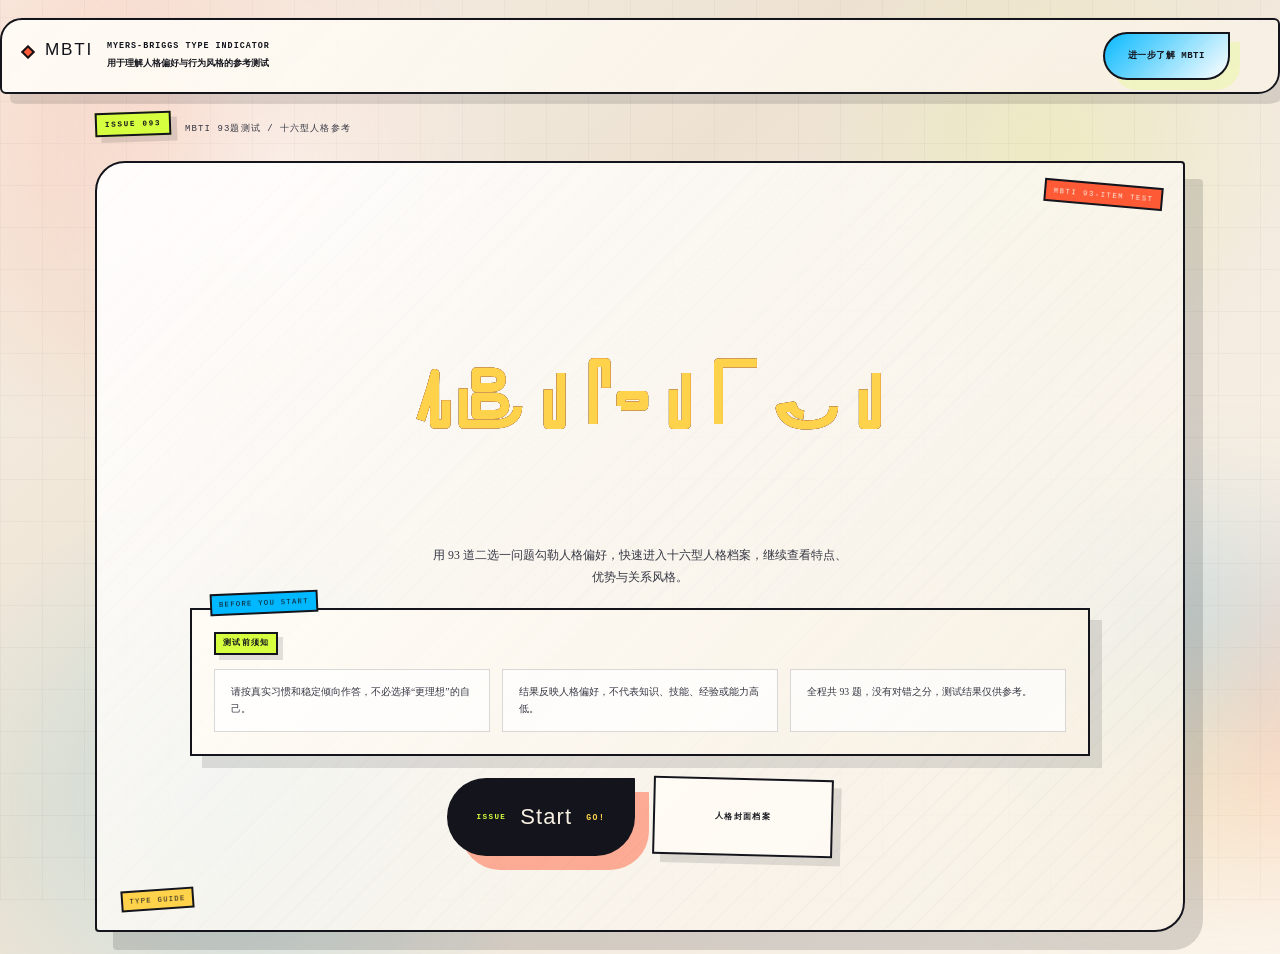
<file: index.html>
﻿<!doctype html>
<html lang="zh-CN">

<head>
    <meta charset="utf-8">
    <meta http-equiv="X-UA-Compatible" content="IE=edge">
    <meta name="description" content="MBTI 职业性格测试 93 题版，提供十六型人格解析、优势特点与职业方向参考。">
    <meta name="viewport" content="width=device-width, initial-scale=1.0">
    <meta name="keywords" content="MBTI,MBTI测试,职业性格测试,十六型人格">
    <meta property="og:title" content="MBTI 职业性格测试 93 题版">
    <meta property="og:description" content="在线完成 93 题 MBTI 测试，并查看十六型人格的详细解析与职业建议。">
    <meta property="og:type" content="website">
    <title>MBTI 职业性格测试 93 题版</title>
    <link rel="shortcut icon" href="./static/img/favicon.ico">
    <link rel="stylesheet" href="./static/css/bootstrap.min.css">
    <link rel="stylesheet" href="./static/css/home-title.css">
    <link rel="stylesheet" href="./static/css/editorial-theme.css">
</head>

<body class="page-home">
    <!-- 顶部导航在所有主要页面保持一致，降低跳转成本。 -->
    <div class="navbar navbar-default home-nav">
        <div class="container">
            <div class="navbar-header">
                <a href="./index.html" class="navbar-brand" aria-label="MBTI, Myers-Briggs Type Indicator，用于理解人格偏好与行为风格的参考测试">
                    <span class="brand-mark">MBTI</span>
                    <span class="brand-copy">
                        <span class="brand-title">Myers-Briggs Type Indicator</span>
                        <span class="brand-note">用于理解人格偏好与行为风格的参考测试</span>
                    </span>
                </a>
            </div>
            <div class="navbar-collapse">
                <div class="navbar-utility">
                    <a class="brand-help" href="https://en.wikipedia.org/wiki/Myers%E2%80%93Briggs_Type_Indicator" target="_blank" rel="noopener noreferrer">进一步了解 MBTI</a>
                </div>
            </div>
        </div>
    </div>

    <main class="container">
        <div class="home-meta">
            <p class="issue-tag">Issue 093</p>
            <p class="issue-note">MBTI 93题测试 / 十六型人格参考</p>
        </div>

        <!-- 主视觉标题通过 SVG 文本描边动画突出测试主题。 -->
        <div class="page-header">
            <div class="content">
                <svg viewBox="0 0 1000 300" style="width: 100%;">
                    <symbol id="s-text">
                        <text text-anchor="middle" x="50%" y="60%" dy=".2em">
                            MBTI-TEST
                        </text>
                    </symbol>
                    <use xlink:href="#s-text" class="text"></use>
                    <use xlink:href="#s-text" class="text"></use>
                    <use xlink:href="#s-text" class="text"></use>
                    <use xlink:href="#s-text" class="text"></use>
                    <use xlink:href="#s-text" class="text"></use>
                    <use xlink:href="#s-text" class="text"></use>
                    <clippath id="cp-text">
                        <text text-anchor="middle" x="50%" y="60%" dy=".2em" class="text--line">
                            MBTI-TEST
                        </text>
                    </clippath>
                    <g clip-path="url(#cp-text)" class="shadow">
                        <rect width="100%" height="100%" class="anim-shape anim-shape--shadow"></rect>
                    </g>
                    <g clip-path="url(#cp-text)" class="colortext">
                        <rect width="100%" height="100%" class="anim-shape"></rect>
                        <rect width="80%" height="100%" class="anim-shape"></rect>
                        <rect width="60%" height="100%" class="anim-shape"></rect>
                        <rect width="40%" height="100%" class="anim-shape"></rect>
                        <rect width="20%" height="100%" class="anim-shape"></rect>
                    </g>
                    <use xlink:href="#s-text" class="text--transparent"></use>
                </svg>
            </div>
            <p class="hero-deck">用 93 道二选一问题勾勒人格偏好，快速进入十六型人格档案，继续查看特点、优势与关系风格。</p>
            <section class="hero-guidance" aria-labelledby="hero-guidance-title">
                <p id="hero-guidance-title" class="hero-guidance-label">测试前须知</p>
                <ul class="hero-guidance-list">
                    <li>请按真实习惯和稳定倾向作答，不必选择“更理想”的自己。</li>
                    <li>结果反映人格偏好，不代表知识、技能、经验或能力高低。</li>
                    <li>全程共 93 题，没有对错之分，测试结果仅供参考。</li>
                </ul>
            </section>

            <div class="home-actions">
                <!-- 首页唯一的主操作按钮，直接进入答题页。 -->
                <a href="./mbti-test.html" class="a-btn">
                    <span>Issue</span>
                    <span>Start</span>
                    <span>Go!</span>
                </a>
                <a href="./personality-types.html" class="secondary-link">人格封面档案</a>
            </div>
        </div>
    </main>
</body>

</html>
</file>
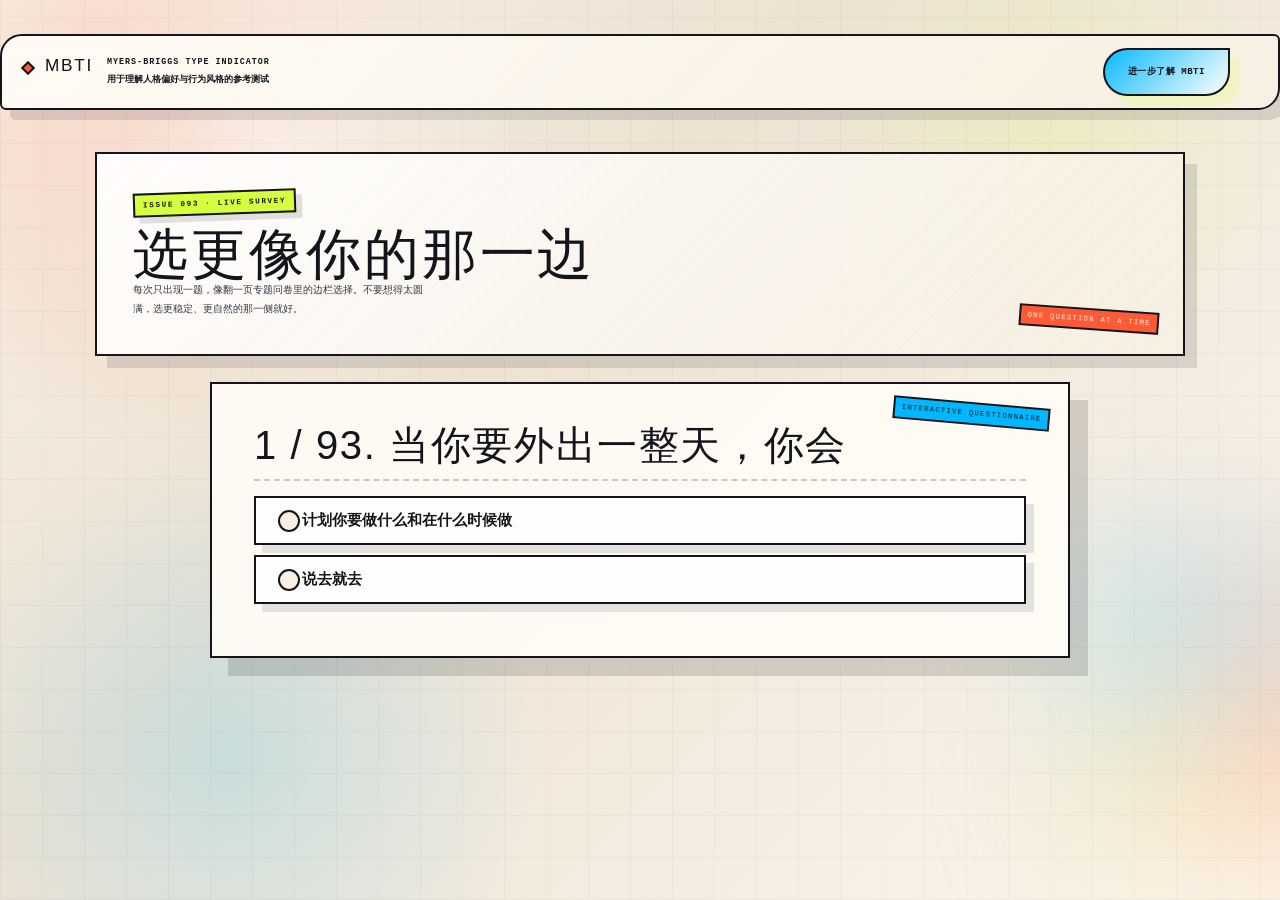
<file: mbti-test.html>
﻿<!doctype html>
<html lang="zh-CN">

<head>
    <meta charset="utf-8">
    <meta http-equiv="X-UA-Compatible" content="IE=edge">
    <meta name="description" content="MBTI 职业性格测试共 93 题，基于四个维度计算人格类型，并跳转到对应的人格解析页面。">
    <meta name="viewport" content="width=device-width, initial-scale=1.0">
    <meta name="keywords" content="MBTI,MBTI测试,职业性格测试,人格测试">
    <title>MBTI 职业性格测试 - 93 题</title>
    <link rel="shortcut icon" href="./static/img/favicon.ico">
    <link rel="stylesheet" href="./static/css/bootstrap.min.css">
    <link rel="stylesheet" href="./static/css/svgcheckbx.css">
    <link rel="stylesheet" href="./static/css/editorial-theme.css">
    <script defer src="./static/js/common/data-loader.js"></script>
    <script defer src="./static/js/common/scoring.js"></script>
    <script defer src="./static/js/pages/mbti-test.js"></script>
</head>

<body class="page-test">
    <!-- 测试页只承载导航和题目容器，题目内容由 JS 动态生成。 -->
    <div class="navbar navbar-default test-nav">
        <div class="container">
            <div class="navbar-header">
                <a href="./index.html" class="navbar-brand" aria-label="MBTI, Myers-Briggs Type Indicator，用于理解人格偏好与行为风格的参考测试">
                    <span class="brand-mark">MBTI</span>
                    <span class="brand-copy">
                        <span class="brand-title">Myers-Briggs Type Indicator</span>
                        <span class="brand-note">用于理解人格偏好与行为风格的参考测试</span>
                    </span>
                </a>
            </div>
            <div class="navbar-collapse">
                <div class="navbar-utility">
                    <a class="brand-help" href="https://en.wikipedia.org/wiki/Myers%E2%80%93Briggs_Type_Indicator" target="_blank" rel="noopener noreferrer">进一步了解 MBTI</a>
                </div>
            </div>
        </div>
    </div>

    <main class="container question-layout">
        <header class="survey-lead">
            <p class="issue-tag">Issue 093 · Live Survey</p>
            <h1>选更像你的那一边</h1>
            <p>每次只出现一题，像翻一页专题问卷里的边栏选择。不要想得太圆满，选更稳定、更自然的那一侧就好。</p>
        </header>

        <div class="questionbox">
            <!-- JS 会把 questions.json 渲染成一题一屏的单选表单。 -->
            <div class="flexWidth" id="mbtiquestion">
                <!-- topic -->
            </div>
        </div>
    </main>

</body>

</html>
</file>
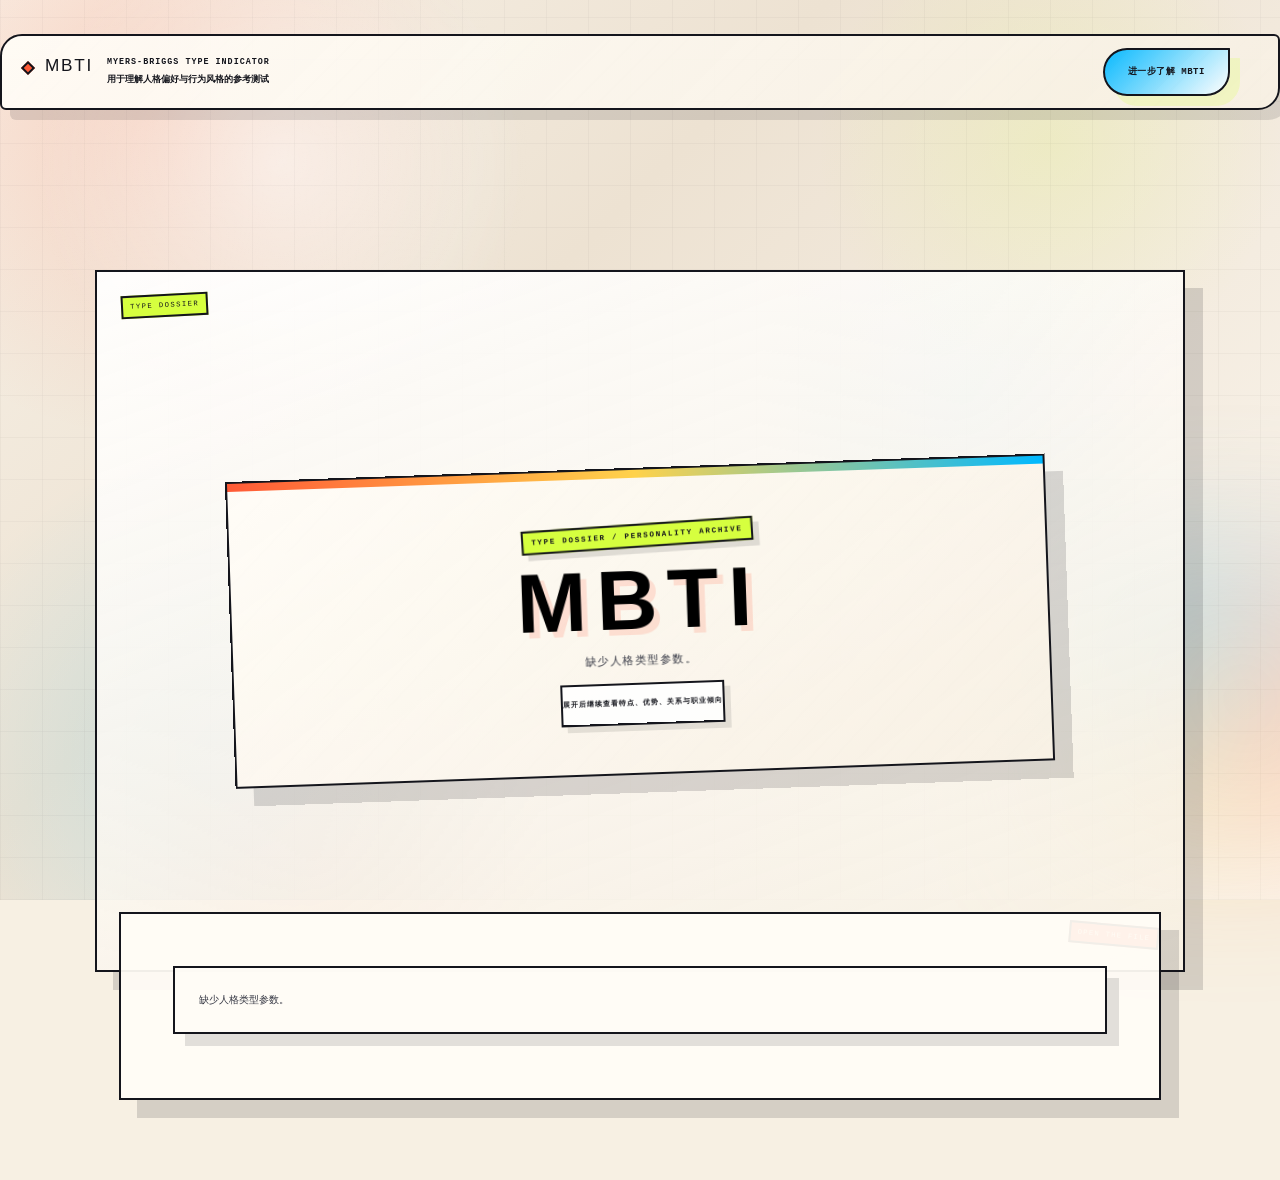
<file: personality-detail.html>
<!DOCTYPE html>
<html lang="zh-CN">

<head>
    <meta charset="utf-8">
    <meta http-equiv="X-UA-Compatible" content="IE=edge">
    <meta name="viewport" content="width=device-width, initial-scale=1">
    <meta name="description" content="MBTI 人格详情页，查看各人格类型的核心特点、优势、劣势与职业方向。">
    <meta name="keywords" content="MBTI,人格类型,性格测试,职业建议,人格详情">
    <meta property="og:type" content="article">
    <meta property="og:title" content="MBTI 人格详情">
    <meta property="og:description" content="查看 MBTI 各人格类型的详细解析。">
    <meta property="og:site_name" content="MBTI 职业性格测试">
    <title>MBTI 人格详情</title>
    <link rel="shortcut icon" href="./static/img/favicon.ico">
    <link rel="stylesheet" href="./static/css/bootstrap.min.css">
    <link rel="stylesheet" href="./static/css/personality-detail.css">
    <link rel="stylesheet" href="./static/css/editorial-theme.css">
    <script defer src="./static/js/common/data-loader.js"></script>
    <script defer src="./static/js/pages/personality-intro.js"></script>
    <script defer src="./static/js/pages/personality-detail.js"></script>
</head>

<body class="page-detail">
    <!-- 通用详情页通过 URL 中的 type 参数决定展示哪一种人格。 -->
    <div class="navbar navbar-default">
        <div class="container">
            <div class="navbar-header">
                <a href="./index.html" class="navbar-brand" aria-label="MBTI, Myers-Briggs Type Indicator，用于理解人格偏好与行为风格的参考测试">
                    <span class="brand-mark">MBTI</span>
                    <span class="brand-copy">
                        <span class="brand-title">Myers-Briggs Type Indicator</span>
                        <span class="brand-note">用于理解人格偏好与行为风格的参考测试</span>
                    </span>
                </a>
            </div>
            <div class="navbar-collapse">
                <div class="navbar-utility">
                    <a class="brand-help" href="https://en.wikipedia.org/wiki/Myers%E2%80%93Briggs_Type_Indicator" target="_blank" rel="noopener noreferrer">进一步了解 MBTI</a>
                </div>
            </div>
        </div>
    </div>
    <div class="container">
        <div id="article" class="article intro-effect-jam3">
            <!-- 首屏只放人格标题与副标题，正文在展开后阅读。 -->
            <div class="header">
                <div class="title">
                    <span class="eyebrow">Type Dossier / Personality Archive</span>
                    <h1 id="personality-type">MBTI</h1>
                    <p class="subline" id="personality-subtitle">人格详情加载中</p>
                    <p class="hero-note">展开后继续查看特点、优势、关系与职业倾向</p>
                </div>
            </div>
            <button class="trigger" data-info="展开完整人格档案" aria-label="展开完整人格档案">
                <svg xmlns="http://www.w3.org/2000/svg" width="32" height="32" style="color: white;" fill="currentColor"
                    class="bi bi-box" viewBox="0 0 16 16">
                    <path
                        d="M8.186 1.113a.5.5 0 0 0-.372 0L1.846 3.5 8 5.961 14.154 3.5 8.186 1.113zM15 4.239l-6.5 2.6v7.922l6.5-2.6V4.24zM7.5 14.762V6.838L1 4.239v7.923l6.5 2.6zM7.443.184a1.5 1.5 0 0 1 1.114 0l7.129 2.852A.5.5 0 0 1 16 3.5v8.662a1 1 0 0 1-.629.928l-7.185 2.874a.5.5 0 0 1-.372 0L.63 13.09a1 1 0 0 1-.63-.928V3.5a.5.5 0 0 1 .314-.464L7.443.184z" />
                </svg>
            </button>
            <!-- 人格正文由 personality-detail.js 从 JSON 数据中注入。 -->
            <article class="content">
                <div id="personality-content">
                    <p>人格内容加载中，请稍候。</p>
                </div>
            </article>
        </div>
    </div>

</body>

</html>
</file>
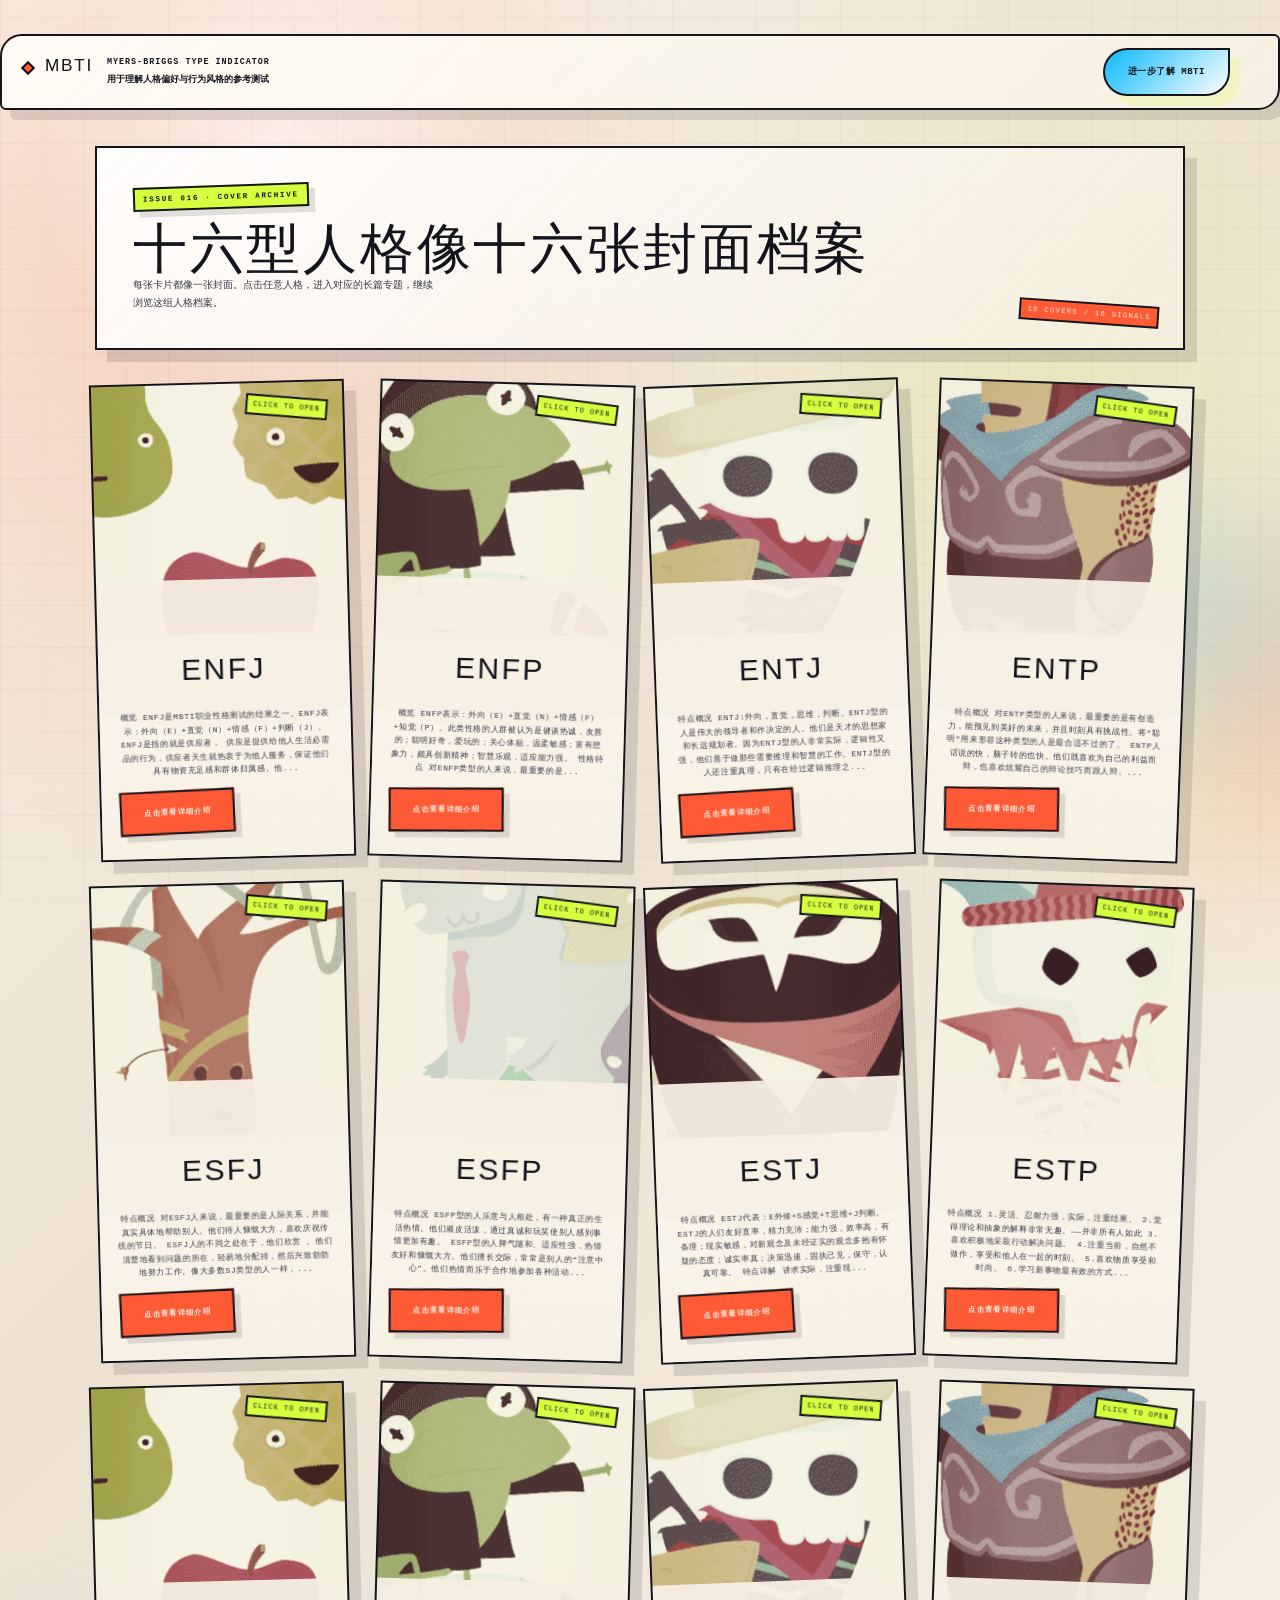
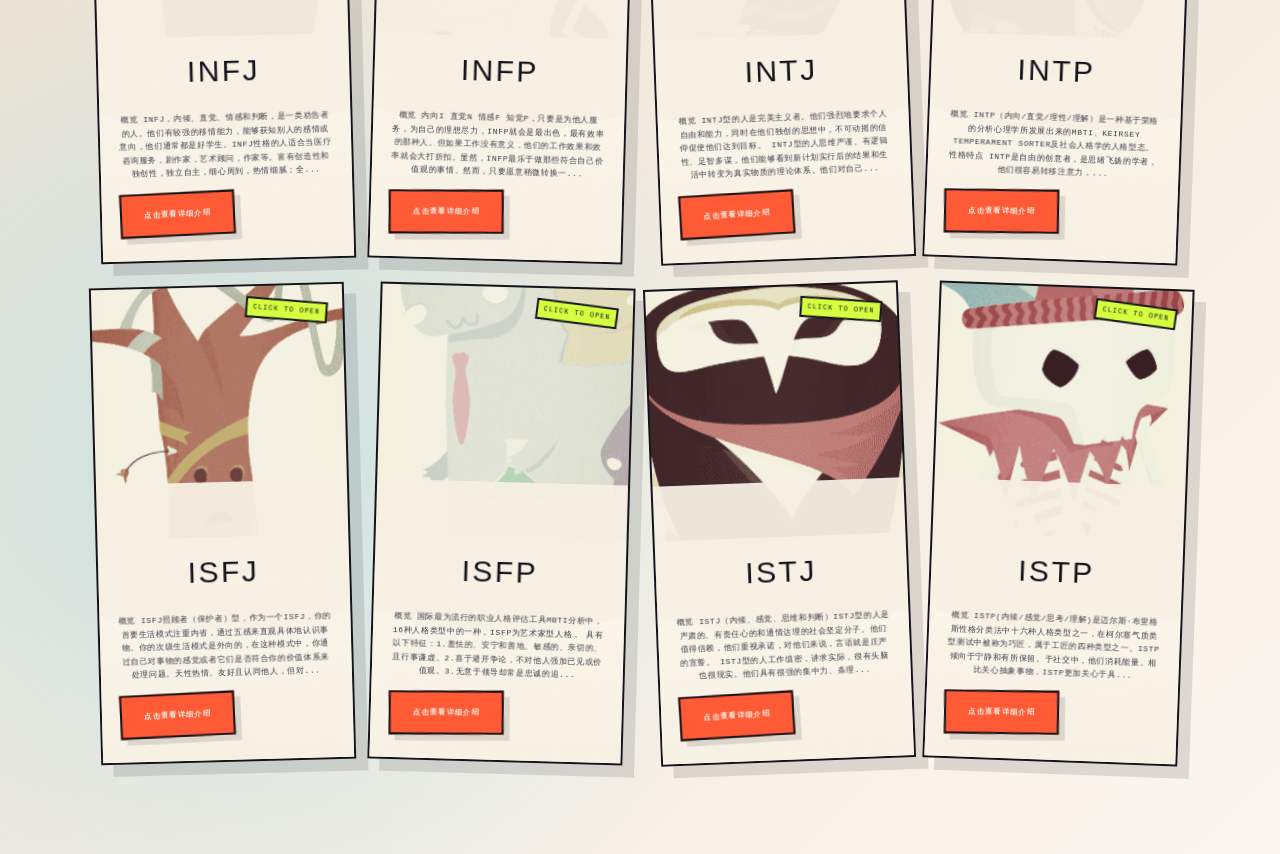
<file: personality-types.html>
<!DOCTYPE html>
<html lang="zh-CN">

<head>
    <meta http-equiv="Content-Type" content="text/html; charset=UTF-8">
    <meta http-equiv="X-UA-Compatible" content="IE=edge">
    <meta name="description" content="查看 MBTI 十六型人格简介，包括各人格类型的核心特点、性格倾向与详细解析入口。">
    <meta name="viewport" content="width=device-width, initial-scale=1">
    <meta name="keywords" content="MBTI,十六型人格,人格简介,性格测试,人格类型">
    <meta property="og:title" content="MBTI 十六种人格简介">
    <meta property="og:description" content="统一浏览 MBTI 十六型人格的简介与详情页入口。">
    <meta property="og:type" content="website">
    <title>MBTI 十六种人格简介</title>
    <link rel="shortcut icon" href="./static/img/favicon.ico">
    <link rel="stylesheet" href="./static/css/bootstrap.min.css">
    <link rel="stylesheet" href="./static/css/personality-index.css">
    <link rel="stylesheet" href="./static/css/editorial-theme.css">
    <script defer src="./static/js/common/data-loader.js"></script>
    <script defer src="./static/js/vendor/snap.svg-min.js"></script>
    <script defer src="./static/js/pages/personality-index.js"></script>
</head>

<body class="page-types">
    <!-- 人格列表页负责展示 16 型人格卡片，并链接到统一详情页。 -->
    <div class="navbar navbar-default">
        <div class="container">
            <div class="navbar-header">
                <a href="./index.html" class="navbar-brand" aria-label="MBTI, Myers-Briggs Type Indicator，用于理解人格偏好与行为风格的参考测试">
                    <span class="brand-mark">MBTI</span>
                    <span class="brand-copy">
                        <span class="brand-title">Myers-Briggs Type Indicator</span>
                        <span class="brand-note">用于理解人格偏好与行为风格的参考测试</span>
                    </span>
                </a>
            </div>
            <div class="navbar-collapse">
                <div class="navbar-utility">
                    <a class="brand-help" href="https://en.wikipedia.org/wiki/Myers%E2%80%93Briggs_Type_Indicator" target="_blank" rel="noopener noreferrer">进一步了解 MBTI</a>
                </div>
            </div>
        </div>
    </div>
    <!--NAV BAR END-->


    <div class="container">
        <header class="types-intro">
            <p class="issue-tag">Issue 016 · Cover Archive</p>
            <h1>十六型人格像十六张封面档案</h1>
            <p>每张卡片都像一张封面。点击任意人格，进入对应的长篇专题，继续浏览这组人格档案。</p>
        </header>

        <div class="pi">
            <!-- 卡片容器由 personality-index.js 根据 JSON 数据动态填充。 -->
            <section id="grid" class="grid">
                <p class="grid-error">人格卡片加载中...</p>
            </section>
        </div>

    </div>

</body>

</html>
</file>
<file: static/css/home-title.css>
/* 首页 SVG 标题动画：多层描边文字循环位移，形成霓虹描边效果。 */
@media screen and (max-width: 27em) {
  p {
    font-size: 11px;
  }
}


body {
  height: 100%;
}

.text {
  fill: none;
  stroke-width: 6;
  stroke-linejoin: round;
  stroke-dasharray: 70 330;
  stroke-dashoffset: 0;
  -webkit-animation: stroke 6s infinite linear;
  animation: stroke 6s infinite linear;
}

.text:nth-child(5n + 1) {
  stroke: #F2385A;
  -webkit-animation-delay: -1.2s;
  animation-delay: -1.2s;
}

.text:nth-child(5n + 2) {
  stroke: #F5A503;
  -webkit-animation-delay: -2.4s;
  animation-delay: -2.4s;
}

.text:nth-child(5n + 3) {
  stroke: #E9F1DF;
  -webkit-animation-delay: -3.6s;
  animation-delay: -3.6s;
}

.text:nth-child(5n + 4) {
  stroke: #56D9CD;
  -webkit-animation-delay: -4.8s;
  animation-delay: -4.8s;
}

.text:nth-child(5n + 5) {
  stroke: #3AA1BF;
  -webkit-animation-delay: -6s;
  animation-delay: -6s;
}

@-webkit-keyframes stroke {
  100% {
    stroke-dashoffset: -400;
  }
}

@keyframes stroke {
  100% {
    stroke-dashoffset: -400;
  }
}

/* 下面这组样式控制彩色遮罩块在标题文字中的移动。 */
.text--transparent {
  fill: transparent;
}

.anim-shape {
  -webkit-transform-origin: 0x 150px;
  transform-origin: 0x 150px;
  -webkit-transform: scale(0, 1) translate(0, 0);
  transform: scale(0, 1) translate(0, 0);
  -webkit-animation: moving-panel 3s infinite alternate;
  animation: moving-panel 3s infinite alternate;
}

.colortext .anim-shape:nth-child(1) {
  fill: #0E1826;
}

.colortext .anim-shape:nth-child(2) {
  fill: #166973;
}

.colortext .anim-shape:nth-child(3) {
  fill: #65BFA6;
}

.colortext .anim-shape:nth-child(4) {
  fill: #F2CD5C;
}

.colortext .anim-shape:nth-child(5) {
  fill: #F26444;
}

.shadow {
  -webkit-transform: translate(10px, 10px);
  transform: translate(10px, 10px);
}

.anim-shape--shadow {
  fill: #000;
  fill-opacity: .2;
}

@-webkit-keyframes moving-panel {
  100% {
    -webkit-transform: scale(1, 1) translate(20px, 0);
    transform: scale(1, 1) translate(20px, 0);
  }
}

@keyframes moving-panel {
  100% {
    -webkit-transform: scale(1, 1) translate(20px, 0);
    transform: scale(1, 1) translate(20px, 0);
  }
}


div.content {
  /* 标题容器使用 flex 居中，保证不同宽度屏幕上都能稳定显示。 */
  font: 800 14em/1 'Open Sans', Impact;
  display: flex;
  justify-content: center;
  flex-wrap: wrap;

}

.page-header {
  padding-top: 50px;
}

svg {
  display: block;
  text-transform: uppercase;
}
</file>
<file: static/css/editorial-theme.css>
:root {
    --paper: #f7f0e3;
    --paper-deep: #eadcc6;
    --ink: #14151c;
    --ink-soft: #353743;
    --acid: #d6ff3f;
    --signal: #ff5a36;
    --electric: #00b8ff;
    --sun: #ffd24b;
    --button-pill-min: 12.75rem;
    --button-home-min: 18rem;
    --button-card-min: 11.5rem;
    --panel-shadow: 12px 12px 0 rgba(20, 21, 28, 0.12);
    --panel-shadow-strong: 18px 18px 0 rgba(20, 21, 28, 0.15);
}

*,
*::before,
*::after {
    box-sizing: border-box;
}

html {
    background: var(--paper);
}

body {
    margin: 0;
    min-height: 100vh;
    overflow-x: hidden;
    color: var(--ink);
    font-family: Georgia, "Palatino Linotype", "Book Antiqua", Palatino, serif;
    background:
        radial-gradient(circle at 12% 12%, rgba(255, 90, 54, 0.18), transparent 24%),
        radial-gradient(circle at 82% 16%, rgba(214, 255, 63, 0.14), transparent 18%),
        radial-gradient(circle at 18% 84%, rgba(0, 184, 255, 0.16), transparent 24%),
        linear-gradient(135deg, #f8f2e8 0%, #ede2d2 38%, #fbf6ee 100%);
    position: relative;
}

body::before {
    content: "";
    position: fixed;
    inset: 0;
    z-index: 0;
    pointer-events: none;
    opacity: 0.88;
    background:
        repeating-linear-gradient(0deg, rgba(20, 21, 28, 0.03) 0 1px, transparent 1px 42px),
        repeating-linear-gradient(90deg, rgba(20, 21, 28, 0.03) 0 1px, transparent 1px 42px),
        radial-gradient(circle at 22% 18%, rgba(255, 255, 255, 0.6), transparent 20%);
}

body::after {
    content: "";
    position: fixed;
    right: -100px;
    bottom: 4%;
    width: 320px;
    height: 320px;
    z-index: 0;
    pointer-events: none;
    opacity: 0.3;
    filter: blur(72px);
    background: conic-gradient(from 90deg, rgba(255, 90, 54, 0.9), rgba(255, 210, 75, 0.7), rgba(0, 184, 255, 0.75), rgba(255, 90, 54, 0.9));
}

body > * {
    position: relative;
    z-index: 1;
}

a {
    color: inherit;
}

a:hover,
a:focus {
    text-decoration: none;
}

::selection {
    color: var(--ink);
    background: var(--acid);
}

.container {
    width: min(1120px, calc(100% - 32px));
    max-width: 1120px;
}

.page-home {
    padding-top: 18px;
}

.page-types,
.page-detail {
    padding-top: 18px;
}

.page-test {
    padding-top: 18px;
}

.navbar.navbar-default {
    margin: 16px auto 28px;
    border: 2px solid var(--ink);
    border-radius: 22px 6px 22px 6px;
    background:
        linear-gradient(135deg, rgba(255, 252, 246, 0.94), rgba(247, 240, 227, 0.9)),
        repeating-linear-gradient(135deg, rgba(20, 21, 28, 0.03) 0 2px, transparent 2px 18px);
    box-shadow: 10px 10px 0 rgba(20, 21, 28, 0.12);
    overflow: hidden;
}

.navbar.navbar-fixed-top {
    top: 14px;
}

.navbar.navbar-default .container {
    width: auto;
    max-width: none;
    padding: 0 18px;
}

.navbar-header {
    position: relative;
}

.navbar-brand {
    display: inline-flex;
    align-items: flex-start;
    gap: 14px;
    color: var(--ink) !important;
    position: relative;
    min-height: auto;
    height: auto;
    max-width: 620px;
    padding: 18px 18px 18px 22px;
    line-height: 1;
    white-space: normal;
}

.navbar-brand::before {
    content: "";
    position: absolute;
    top: 24px;
    left: 0;
    width: 10px;
    height: 10px;
    border: 2px solid var(--ink);
    background: var(--signal);
    transform: rotate(45deg);
}

.navbar-brand::after {
    display: none;
}

.navbar-brand:hover,
.navbar-brand:focus {
    color: var(--ink) !important;
}

.brand-mark {
    flex: 0 0 auto;
    font-family: Impact, Haettenschweiler, "Arial Narrow Bold", sans-serif;
    font-size: 1.72rem;
    letter-spacing: 0.1em;
    line-height: 1;
    text-transform: uppercase;
}

.brand-copy {
    display: flex;
    flex-direction: column;
    gap: 4px;
    min-width: 0;
}

.brand-title {
    color: var(--ink);
    font-family: "Courier New", "Lucida Console", monospace;
    font-size: 0.84rem;
    font-weight: 800;
    letter-spacing: 0.12em;
    line-height: 1.4;
    text-transform: uppercase;
    text-shadow: 1px 1px 0 rgba(255, 255, 255, 0.38);
}

.brand-note {
    color: var(--ink);
    font-family: Georgia, "Palatino Linotype", "Book Antiqua", Palatino, serif;
    font-size: 0.92rem;
    line-height: 1.45;
    font-weight: 700;
}

.brand-help {
    display: inline-flex;
    align-items: center;
    justify-content: center;
    min-height: 48px;
    min-width: var(--button-pill-min);
    padding: 12px 18px;
    border: 2px solid var(--ink);
    border-radius: 999px 16px 999px 999px;
    background: linear-gradient(135deg, rgba(0, 184, 255, 0.96), rgba(255, 255, 255, 0.92));
    box-shadow: 10px 10px 0 rgba(214, 255, 63, 0.2);
    color: var(--ink) !important;
    font-family: "Courier New", "Lucida Console", monospace;
    font-size: 0.9rem;
    font-weight: 700;
    letter-spacing: 0.06em;
    line-height: 1.2;
    text-transform: none;
    transition: transform 0.18s ease, background 0.18s ease, box-shadow 0.18s ease, color 0.18s ease;
}

.brand-help:hover,
.brand-help:focus {
    color: var(--ink) !important;
    background: linear-gradient(135deg, rgba(214, 255, 63, 0.96), rgba(255, 210, 75, 0.96));
    box-shadow: 14px 14px 0 rgba(255, 90, 54, 0.22);
    transform: translate(-3px, -3px) rotate(-1deg);
}

.navbar-default .navbar-nav {
    margin: 0;
}

.navbar-default .navbar-nav > li {
    float: none;
}

.navbar-default .navbar-nav > li > a {
    display: inline-flex;
    align-items: center;
    justify-content: center;
    min-height: 48px;
    min-width: var(--button-pill-min);
    margin: 12px 0 12px 12px;
    padding: 14px 16px;
    border: 2px solid var(--ink);
    border-radius: 999px 18px 999px 999px;
    background: linear-gradient(135deg, rgba(255, 210, 75, 0.96), rgba(255, 252, 246, 0.9));
    box-shadow: 8px 8px 0 rgba(255, 90, 54, 0.18);
    color: var(--ink) !important;
    font-family: "Courier New", "Lucida Console", monospace;
    font-size: 0.9rem;
    font-weight: 700;
    letter-spacing: 0.06em;
    line-height: 1.2;
    text-align: center;
    text-transform: none;
    white-space: normal;
    max-width: 16em;
    transition: transform 0.2s ease, box-shadow 0.2s ease, background 0.2s ease, color 0.2s ease;
}

.navbar-default .navbar-nav > li:first-child > a {
    margin-left: 0;
}

.navbar-default .navbar-nav > li > a:hover,
.navbar-default .navbar-nav > li > a:focus {
    color: var(--ink) !important;
    background: linear-gradient(135deg, rgba(255, 90, 54, 0.94), rgba(255, 210, 75, 0.94)) !important;
    box-shadow: 12px 12px 0 rgba(0, 184, 255, 0.2);
    transform: translate(-3px, -3px) rotate(-1deg);
}

.navbar-default .navbar-collapse,
.navbar-default .navbar-form {
    border-color: transparent;
    box-shadow: none;
}

.navbar-utility {
    display: flex;
    align-items: center;
    margin: 12px 0;
}

.issue-tag,
.eyebrow {
    display: inline-block;
    padding: 0.48rem 0.8rem;
    border: 2px solid var(--ink);
    background: var(--acid);
    box-shadow: 6px 6px 0 rgba(20, 21, 28, 0.12);
    color: var(--ink);
    font-family: "Courier New", "Lucida Console", monospace;
    font-size: 0.76rem;
    font-weight: 700;
    letter-spacing: 0.22em;
    text-transform: uppercase;
    transform: rotate(-2deg);
    animation: float-tag 6s ease-in-out infinite;
}

.secondary-link {
    display: inline-flex;
    align-items: center;
    justify-content: center;
    min-height: 48px;
    min-width: 15rem;
    gap: 0.65rem;
    padding: 14px 18px;
    border: 2px solid var(--ink);
    background: rgba(255, 252, 246, 0.86);
    box-shadow: 8px 8px 0 rgba(20, 21, 28, 0.12);
    color: var(--ink);
    font-family: "Courier New", "Lucida Console", monospace;
    font-size: 0.8rem;
    font-weight: 700;
    letter-spacing: 0.18em;
    text-transform: uppercase;
    transform: rotate(1.4deg);
    transition: transform 0.2s ease, box-shadow 0.2s ease, background 0.2s ease;
}

.secondary-link:hover,
.secondary-link:focus {
    transform: translate(-4px, -4px) rotate(-0.6deg);
    box-shadow: 14px 14px 0 rgba(0, 184, 255, 0.24);
    background: #fffdf7;
}

.page-home .home-meta {
    display: flex;
    flex-wrap: wrap;
    align-items: center;
    gap: 14px;
    margin-bottom: 14px;
}

.page-home .home-nav {
    position: relative;
    margin-top: 0;
    margin-bottom: 18px;
}

.page-home .issue-note {
    margin: 0;
    color: var(--ink-soft);
    font-family: "Courier New", "Lucida Console", monospace;
    font-size: 0.9rem;
    letter-spacing: 0.12em;
    text-transform: uppercase;
}

.page-home .page-header {
    display: grid;
    gap: 20px;
    margin: 8px 0 22px;
    padding: clamp(30px, 5vw, 54px) clamp(24px, 4.5vw, 46px) clamp(56px, 6.5vw, 74px);
    border: 2px solid var(--ink);
    border-radius: 30px 4px 30px 4px;
    background:
        linear-gradient(135deg, rgba(255, 255, 255, 0.92), rgba(247, 240, 227, 0.72)),
        repeating-linear-gradient(135deg, rgba(20, 21, 28, 0.06) 0 2px, transparent 2px 18px);
    box-shadow: var(--panel-shadow-strong);
    overflow: hidden;
    position: relative;
}

.page-home .page-header::before {
    content: "MBTI 93-item test";
    position: absolute;
    right: 20px;
    top: 20px;
    padding: 0.45rem 0.75rem;
    border: 2px solid var(--ink);
    background: var(--signal);
    color: var(--paper);
    font-family: "Courier New", "Lucida Console", monospace;
    font-size: 0.72rem;
    letter-spacing: 0.22em;
    text-transform: uppercase;
    transform: rotate(5deg);
}

.page-home .page-header::after {
    content: "type guide";
    position: absolute;
    left: 24px;
    bottom: 20px;
    padding: 0.35rem 0.65rem;
    border: 2px solid var(--ink);
    background: var(--sun);
    color: var(--ink);
    font-family: "Courier New", "Lucida Console", monospace;
    font-size: 0.72rem;
    letter-spacing: 0.18em;
    text-transform: uppercase;
    transform: rotate(-4deg);
}

.page-home .content {
    display: flex;
    justify-content: center;
    width: 100%;
    margin-top: 10px;
    font: 900 clamp(3.5rem, 12vw, 9rem) / 0.82 Impact, Haettenschweiler, "Arial Narrow Bold", sans-serif;
    letter-spacing: 0.06em;
}

.page-home .hero-deck {
    position: relative;
    z-index: 1;
    max-width: 42rem;
    margin: 0 auto;
    color: var(--ink-soft);
    font-size: clamp(1rem, 1.85vw, 1.18rem);
    line-height: 1.82;
    text-align: center;
}

.page-home .hero-guidance {
    position: relative;
    z-index: 1;
    width: min(100%, 900px);
    margin: 0 auto;
    padding: 20px 22px 22px;
    border: 2px solid var(--ink);
    background:
        linear-gradient(135deg, rgba(255, 252, 246, 0.94), rgba(247, 240, 227, 0.86)),
        repeating-linear-gradient(135deg, rgba(20, 21, 28, 0.03) 0 2px, transparent 2px 18px);
    box-shadow: var(--panel-shadow);
}

.page-home .hero-guidance::before {
    content: "Before you start";
    position: absolute;
    top: -18px;
    left: 18px;
    padding: 0.4rem 0.7rem;
    border: 2px solid var(--ink);
    background: var(--electric);
    color: var(--ink);
    font-family: "Courier New", "Lucida Console", monospace;
    font-size: 0.72rem;
    letter-spacing: 0.18em;
    text-transform: uppercase;
    transform: rotate(-2.5deg);
}

.page-home .hero-guidance-label {
    display: inline-flex;
    align-items: center;
    margin: 0 0 14px;
    padding: 0.42rem 0.72rem;
    border: 2px solid var(--ink);
    background: var(--acid);
    box-shadow: 5px 5px 0 rgba(20, 21, 28, 0.12);
    color: var(--ink);
    font-family: "Courier New", "Lucida Console", monospace;
    font-size: 0.76rem;
    font-weight: 700;
    letter-spacing: 0.16em;
    text-transform: uppercase;
}

.page-home .hero-guidance-list {
    display: grid;
    grid-template-columns: repeat(auto-fit, minmax(180px, 1fr));
    gap: 12px;
    margin: 0;
    padding: 0;
    list-style: none;
}

.page-home .hero-guidance-list li {
    min-height: 100%;
    padding: 14px 16px;
    border: 1px solid rgba(20, 21, 28, 0.16);
    background: rgba(255, 255, 255, 0.72);
    color: var(--ink-soft);
    font-size: 0.97rem;
    line-height: 1.72;
}

.page-home .text {
    stroke-width: 9px;
    stroke-dasharray: 100 360;
}

.page-home .text:nth-child(5n + 1) {
    stroke: var(--signal);
}

.page-home .text:nth-child(5n + 2) {
    stroke: var(--sun);
}

.page-home .text:nth-child(5n + 3) {
    stroke: var(--paper);
}

.page-home .text:nth-child(5n + 4) {
    stroke: var(--electric);
}

.page-home .text:nth-child(5n + 5) {
    stroke: var(--ink);
}

.page-home .colortext .anim-shape:nth-child(1) {
    fill: var(--ink);
}

.page-home .colortext .anim-shape:nth-child(2) {
    fill: var(--electric);
}

.page-home .colortext .anim-shape:nth-child(3) {
    fill: var(--acid);
}

.page-home .colortext .anim-shape:nth-child(4) {
    fill: var(--sun);
}

.page-home .colortext .anim-shape:nth-child(5) {
    fill: var(--signal);
}

.page-home .shadow {
    transform: translate(18px, 18px);
}

.page-test .survey-lead h1,
.page-types .types-intro h1 {
    margin-top: 0;
    color: var(--ink);
    font-family: Impact, Haettenschweiler, "Arial Narrow Bold", sans-serif;
    letter-spacing: 0.05em;
    text-transform: uppercase;
}

.page-home .home-actions {
    display: flex;
    flex-wrap: wrap;
    align-items: stretch;
    justify-content: center;
    gap: 18px;
    width: 100%;
    margin: 2px auto 0;
}

.page-home .a-btn {
    position: relative;
    left: auto;
    width: auto;
    height: auto;
    min-width: var(--button-home-min);
    min-height: 78px;
    margin: 0;
    margin-left: 0;
    padding: 18px 28px;
    border: 2px solid var(--ink);
    border-radius: 999px 20px 999px 999px;
    background: var(--ink);
    box-shadow: 14px 14px 0 rgba(255, 90, 54, 0.48);
    display: inline-flex;
    align-items: center;
    justify-content: space-between;
    gap: 14px;
    transition: transform 0.2s ease, box-shadow 0.2s ease, background 0.2s ease;
}

.page-home .a-btn span {
    position: static;
    display: block;
    width: auto;
    height: auto;
    padding: 0;
    color: var(--paper);
    font-family: Impact, Haettenschweiler, "Arial Narrow Bold", sans-serif;
    font-size: 1.2rem;
    line-height: 1.1;
    text-shadow: none;
    opacity: 1;
    transition: none;
}

.page-home .a-btn span:nth-child(1) {
    background: none;
    animation: none;
    color: var(--acid);
    font-family: "Courier New", "Lucida Console", monospace;
    font-size: 0.76rem;
    font-weight: 700;
    letter-spacing: 0.18em;
    text-transform: uppercase;
}

.page-home .a-btn span:nth-child(2) {
    font-size: clamp(1.45rem, 4vw, 2.2rem);
    letter-spacing: 0.05em;
}

.page-home .a-btn span:nth-child(3) {
    color: var(--sun);
    font-family: "Courier New", "Lucida Console", monospace;
    font-size: 0.82rem;
    font-weight: 700;
    letter-spacing: 0.18em;
    text-transform: uppercase;
}

.page-home .a-btn:hover,
.page-home .a-btn:focus {
    background: #181a23;
    box-shadow: 20px 20px 0 rgba(0, 184, 255, 0.46);
    transform: translate(-6px, -6px) rotate(-2deg);
}

.page-home .a-btn:hover span:nth-child(1),
.page-home .a-btn:hover span:nth-child(2),
.page-home .a-btn:hover span:nth-child(3) {
    animation: none;
    opacity: 1;
    margin-top: 0;
    transform: none;
}

.page-home .a-btn:active {
    transform: translate(-2px, -2px);
    box-shadow: 10px 10px 0 rgba(255, 210, 75, 0.52);
}

.page-home .secondary-link {
    min-width: var(--button-home-min);
    min-height: 78px;
    padding: 18px 24px;
    justify-content: center;
    text-align: center;
}

.page-test .test-nav {
    margin-bottom: 34px;
}

.page-test .survey-lead,
.page-types .types-intro {
    position: relative;
    overflow: hidden;
    margin: 8px auto 26px;
    padding: clamp(22px, 4vw, 36px);
    border: 2px solid var(--ink);
    background:
        linear-gradient(135deg, rgba(255, 255, 255, 0.92), rgba(247, 240, 227, 0.76)),
        repeating-linear-gradient(135deg, rgba(20, 21, 28, 0.05) 0 2px, transparent 2px 22px);
    box-shadow: var(--panel-shadow);
}

.page-test .survey-lead::after {
    content: "one question at a time";
    position: absolute;
    right: 24px;
    bottom: 24px;
    padding: 0.38rem 0.65rem;
    border: 2px solid var(--ink);
    background: var(--signal);
    color: var(--paper);
    font-family: "Courier New", "Lucida Console", monospace;
    font-size: 0.72rem;
    letter-spacing: 0.18em;
    text-transform: uppercase;
    transform: rotate(4deg);
}

.page-test .survey-lead h1 {
    margin: 0.38rem 0 0.3rem;
    font-size: clamp(2.8rem, 8vw, 5.5rem);
    line-height: 0.88;
}

.page-test .survey-lead p:last-child {
    max-width: 60ch;
    margin: 0;
    color: var(--ink-soft);
    font-size: 1rem;
    line-height: 1.85;
}

.page-test .question-layout {
    padding-bottom: 64px;
}

.page-test .questionbox {
    display: flex;
    align-items: flex-start;
    justify-content: center;
}

.page-test .flexWidth {
    width: min(860px, 100%);
    margin: 0 auto;
}

.page-test #mbtiquestion > p {
    padding: 2rem;
    border: 2px solid var(--ink);
    background: rgba(255, 252, 246, 0.88);
    box-shadow: var(--panel-shadow);
}

.page-test .ac-custom {
    position: relative;
    overflow: hidden;
    padding: clamp(22px, 5vw, 42px);
    border: 2px solid var(--ink);
    background: rgba(255, 252, 246, 0.92);
    box-shadow: var(--panel-shadow-strong);
}

.page-test .ac-custom::before {
    content: "interactive questionnaire";
    position: absolute;
    top: 18px;
    right: 18px;
    padding: 0.42rem 0.65rem;
    border: 2px solid var(--ink);
    background: var(--electric);
    color: var(--ink);
    font-family: "Courier New", "Lucida Console", monospace;
    font-size: 0.72rem;
    letter-spacing: 0.18em;
    text-transform: uppercase;
    transform: rotate(5deg);
}

.page-test .ac-custom fieldset {
    min-width: 0;
    margin: 0;
    padding: 0;
    border: 0;
}

.page-test .ac-custom legend {
    width: 100%;
    margin: 0;
    padding: 0 0 1.5rem;
    border-bottom: 2px dashed rgba(20, 21, 28, 0.22);
    color: var(--ink);
    font-family: Impact, Haettenschweiler, "Arial Narrow Bold", sans-serif;
    font-size: clamp(2.2rem, 6vw, 4rem) !important;
    line-height: 0.95;
    letter-spacing: 0.04em;
    text-transform: uppercase;
}

.page-test .ac-custom ul {
    margin: 1.5rem 0 0;
}

.page-test .ac-custom li {
    margin: 0 0 1rem;
    padding: 0;
}

.page-test .ac-custom label {
    display: block;
    padding: 1.2rem 1.2rem 1.2rem 4.6rem;
    border: 2px solid var(--ink);
    background: rgba(255, 255, 255, 0.72);
    box-shadow: 8px 8px 0 rgba(20, 21, 28, 0.11);
    color: var(--ink);
    font-size: clamp(1rem, 2.8vw, 1.45rem);
    line-height: 1.45;
    transition: transform 0.18s ease, box-shadow 0.18s ease, background 0.18s ease;
}

.page-test .ac-custom label:hover {
    transform: translate(-5px, -5px) rotate(-1deg);
    box-shadow: 14px 14px 0 rgba(255, 90, 54, 0.32);
    background: #fffdf7;
}

.page-test .ac-circle input[type="checkbox"],
.page-test .ac-circle input[type="radio"],
.page-test .ac-circle label::before {
    width: 22px;
    height: 22px;
    margin-top: -11px;
    left: 22px;
}

.page-test .ac-circle label::before {
    border: 2px solid var(--ink);
    background: var(--paper);
}

.page-test .ac-circle svg {
    width: 64px;
    height: 64px;
    margin-top: -32px;
    left: 3px;
}

.page-test .ac-custom svg path {
    stroke: var(--ink);
    stroke-width: 4px;
}

.page-test .ac-custom input[type="checkbox"]:checked + label,
.page-test .ac-custom input[type="radio"]:checked + label {
    color: var(--ink);
    background: linear-gradient(135deg, rgba(214, 255, 63, 0.35), rgba(255, 210, 75, 0.32));
    box-shadow: 12px 12px 0 rgba(0, 184, 255, 0.22);
}

.page-test .ac-custom input[type="radio"]:focus + label {
    outline: 3px solid rgba(0, 184, 255, 0.36);
    outline-offset: 4px;
}

.page-types .types-intro {
    margin-bottom: 32px;
}

.page-types .types-intro::after {
    content: "16 covers / 16 signals";
    position: absolute;
    right: 24px;
    bottom: 24px;
    padding: 0.38rem 0.65rem;
    border: 2px solid var(--ink);
    background: var(--signal);
    color: var(--paper);
    font-family: "Courier New", "Lucida Console", monospace;
    font-size: 0.72rem;
    letter-spacing: 0.18em;
    text-transform: uppercase;
    transform: rotate(4deg);
}

.page-types .types-intro h1 {
    margin: 0.36rem 0 0.35rem;
    font-size: clamp(2.7rem, 7vw, 5.4rem);
    line-height: 0.9;
}

.page-types .types-intro p:last-child {
    max-width: 60ch;
    margin: 0;
    color: var(--ink-soft);
    font-size: 1rem;
    line-height: 1.82;
}

.page-types .grid {
    width: 100%;
    max-width: none;
    margin: 0 auto 92px;
    display: grid;
    grid-template-columns: repeat(4, minmax(0, 1fr));
    gap: 24px;
}

.page-types .grid a {
    float: none;
    display: block;
    width: 100%;
    max-width: none;
    color: var(--ink);
    position: relative;
    transform: rotate(-1.5deg);
    transition: transform 0.22s ease, filter 0.22s ease;
}

.page-types .grid a:nth-child(odd) {
    margin: 0;
}

.page-types .grid a:nth-child(4n + 2) {
    transform: rotate(1.6deg);
}

.page-types .grid a:nth-child(4n + 3) {
    transform: rotate(-2.2deg);
}

.page-types .grid a:nth-child(4n + 4) {
    transform: rotate(2.1deg);
}

.page-types .grid figure {
    min-height: 370px;
    margin: 0;
    border: 2px solid var(--ink);
    background: rgba(255, 252, 246, 0.88);
    box-shadow: var(--panel-shadow);
}

.page-types .grid figure::after {
    content: "click to open";
    position: absolute;
    top: 14px;
    right: 14px;
    z-index: 12;
    padding: 0.36rem 0.55rem;
    border: 2px solid var(--ink);
    background: var(--acid);
    color: var(--ink);
    font-family: "Courier New", "Lucida Console", monospace;
    font-size: 0.68rem;
    letter-spacing: 0.16em;
    text-transform: uppercase;
    transform: rotate(6deg);
}

.page-types .grid img {
    width: 100%;
    height: 250px;
    object-fit: cover;
    opacity: 0.92;
    filter: grayscale(0.16) contrast(1.08) saturate(0.9);
    mix-blend-mode: multiply;
}

.page-types .grid svg {
    top: auto;
    bottom: 118px;
    height: 160px;
}

.page-types .grid svg path {
    fill: rgba(247, 240, 227, 0.95);
}

.page-types .grid figcaption {
    position: relative;
    padding: 18px 18px 24px;
    min-height: 180px;
    display: flex;
    flex-direction: column;
    gap: 12px;
    justify-content: flex-end;
    background: linear-gradient(180deg, transparent 0, rgba(247, 240, 227, 0.58) 18%, rgba(247, 240, 227, 0.97) 100%);
}

.page-types .grid figcaption h2 {
    margin: 0 0 12px;
    color: var(--ink);
    font-family: Impact, Haettenschweiler, "Arial Narrow Bold", sans-serif;
    font-size: clamp(2rem, 4vw, 3rem);
    letter-spacing: 0.08em;
    transform: none;
}

.page-types .grid figcaption p {
    margin: 0;
    padding: 0;
    color: var(--ink-soft);
    font-family: "Courier New", "Lucida Console", monospace;
    font-size: 0.8rem;
    letter-spacing: 0.08em;
    line-height: 1.7;
    text-transform: uppercase;
    transform: none;
    opacity: 1;
}

.page-types .grid figure .card-cta {
    position: static;
    display: inline-flex;
    align-items: center;
    justify-content: center;
    align-self: flex-start;
    width: fit-content;
    min-width: var(--button-card-min);
    min-height: 44px;
    margin-top: auto;
    padding: 0.72rem 1rem;
    border: 2px solid var(--ink);
    background: var(--signal);
    box-shadow: 6px 6px 0 rgba(20, 21, 28, 0.12);
    color: var(--paper);
    font-family: "Courier New", "Lucida Console", monospace;
    font-size: 0.74rem;
    font-weight: 700;
    letter-spacing: 0.18em;
    text-transform: uppercase;
    transform: rotate(-1.4deg);
}

.page-types .grid a:hover {
    transform: translateY(-10px) rotate(0deg);
    filter: saturate(1.1);
}

.page-types .grid a:hover figure {
    box-shadow: 20px 20px 0 rgba(20, 21, 28, 0.16);
}

.page-types .grid a:hover figure img {
    opacity: 1;
}

.page-types .grid a:hover figcaption p {
    opacity: 1;
}

.page-types .grid a:hover .card-cta {
    transform: translate(4px, -4px) rotate(0deg);
    background: var(--ink);
}

.page-types .grid .grid-error {
    grid-column: 1 / -1;
    margin: 0;
    padding: 26px;
    border: 2px solid var(--ink);
    background: rgba(255, 252, 246, 0.86);
    box-shadow: var(--panel-shadow);
    color: var(--ink);
}

.page-detail .article {
    padding-top: 0;
}

.page-detail .header {
    min-height: 78vh;
    padding: 92px 0 172px;
    border: 2px solid var(--ink);
    background:
        linear-gradient(160deg, rgba(255, 255, 255, 0.92), rgba(247, 240, 227, 0.74)),
        radial-gradient(circle at 80% 18%, rgba(0, 184, 255, 0.14), transparent 20%),
        radial-gradient(circle at 20% 84%, rgba(255, 90, 54, 0.16), transparent 22%);
    box-shadow: var(--panel-shadow-strong);
    overflow: hidden;
}

.page-detail .header::before {
    content: "type dossier";
    position: absolute;
    top: 22px;
    left: 24px;
    padding: 0.42rem 0.72rem;
    border: 2px solid var(--ink);
    background: var(--acid);
    color: var(--ink);
    font-family: "Courier New", "Lucida Console", monospace;
    font-size: 0.72rem;
    letter-spacing: 0.2em;
    text-transform: uppercase;
    transform: rotate(-3deg);
}

.page-detail .header::after {
    content: "open the file";
    position: absolute;
    right: 24px;
    bottom: 24px;
    padding: 0.38rem 0.65rem;
    border: 2px solid var(--ink);
    background: var(--signal);
    color: var(--paper);
    font-family: "Courier New", "Lucida Console", monospace;
    font-size: 0.72rem;
    letter-spacing: 0.18em;
    text-transform: uppercase;
    transform: rotate(5deg);
}

.page-detail .title {
    width: min(820px, calc(100% - 48px));
    display: grid;
    gap: 12px;
    justify-items: center;
    padding: clamp(28px, 4.5vw, 54px) clamp(24px, 4.6vw, 52px) clamp(30px, 4.4vw, 48px);
    border: 2px solid var(--ink);
    background:
        linear-gradient(145deg, rgba(255, 252, 246, 0.94), rgba(247, 240, 227, 0.88)),
        repeating-linear-gradient(135deg, rgba(20, 21, 28, 0.03) 0 2px, transparent 2px 18px);
    box-shadow: var(--panel-shadow-strong);
    transform: translateX(-50%) translateY(-50%) rotate(-2deg);
}

.page-detail .title::before {
    content: "";
    position: absolute;
    top: 0;
    left: 0;
    width: 100%;
    height: 8px;
    background: linear-gradient(90deg, var(--signal), var(--sun), var(--electric));
}

.page-detail .title .eyebrow {
    margin-bottom: 2px;
    justify-self: center;
}

.page-detail .title h1 {
    margin: 0;
    padding: 0;
    color: var(--ink);
    font-family: Impact, Haettenschweiler, "Arial Narrow Bold", sans-serif;
    font-size: clamp(4rem, 10vw, 8.4rem);
    letter-spacing: 0.12em;
    line-height: 0.92;
    text-shadow: 6px 6px 0 rgba(255, 90, 54, 0.16);
}

.page-detail .title p {
    margin: 0 auto;
    padding: 0;
    max-width: 34rem;
    color: var(--ink-soft);
    font-family: "Courier New", "Lucida Console", monospace;
    font-size: clamp(0.9rem, 2vw, 1.1rem);
    letter-spacing: 0.14em;
    line-height: 1.72;
    text-transform: uppercase;
    text-align: center;
}

.page-detail .hero-note {
    display: inline-flex;
    align-items: center;
    justify-content: center;
    min-height: 42px;
    padding: 0.55rem 0.9rem;
    border: 2px solid var(--ink);
    background: rgba(255, 255, 255, 0.88);
    box-shadow: 6px 6px 0 rgba(20, 21, 28, 0.1);
    color: var(--ink) !important;
    font-family: "Courier New", "Lucida Console", monospace;
    font-size: 0.74rem !important;
    font-weight: 700;
    letter-spacing: 0.14em !important;
    line-height: 1.45 !important;
    text-transform: uppercase;
}

.page-detail .intro-effect-jam3 .header p.subline,
.page-detail .intro-effect-jam3 .header p.hero-note {
    opacity: 1;
    -webkit-transform: translateY(0);
    transform: translateY(0);
}

.page-detail button.trigger {
    left: 50%;
    bottom: 26px;
    width: 102px;
    height: 102px;
    margin-left: 0;
    border: 2px solid var(--ink);
    border-radius: 50% 50% 0 50%;
    background: var(--acid);
    box-shadow: 12px 12px 0 rgba(20, 21, 28, 0.14);
    display: flex;
    align-items: center;
    justify-content: center;
    transform: translateX(-50%) rotate(8deg);
    transition: transform 0.2s ease, box-shadow 0.2s ease, opacity 0.3s ease;
}

.page-detail button.trigger::before {
    left: 50%;
    bottom: calc(100% + 14px);
    width: max-content;
    padding: 0.48rem 0.72rem;
    border: 2px solid var(--ink);
    background: var(--ink);
    color: var(--paper);
    font-family: "Courier New", "Lucida Console", monospace;
    font-size: 0.74rem;
    letter-spacing: 0.16em;
    text-transform: uppercase;
    transform: translateX(-50%) rotate(-4deg);
}

.page-detail button.trigger svg {
    width: 34px;
    height: 34px;
    color: var(--ink) !important;
}

.page-detail button.trigger:hover,
.page-detail button.trigger:focus {
    box-shadow: 18px 18px 0 rgba(255, 90, 54, 0.34);
    transform: translateX(-50%) translateY(-6px) rotate(2deg);
}

.page-detail .content {
    margin-top: -60px;
    padding: 0 0 6rem;
}

.page-detail .content > div {
    max-width: 960px;
    margin: 0 auto;
    padding: clamp(24px, 5vw, 52px);
    border: 2px solid var(--ink);
    background: rgba(255, 252, 246, 0.94);
    box-shadow: var(--panel-shadow-strong);
}

.page-detail #personality-content h3 {
    margin: 2.6rem 0 1rem;
    padding-top: 1rem;
    border-top: 2px solid var(--ink);
    color: var(--ink);
    font-family: Impact, Haettenschweiler, "Arial Narrow Bold", sans-serif;
    font-size: clamp(1.9rem, 4vw, 3.1rem);
    line-height: 0.95;
    letter-spacing: 0.05em;
    text-transform: uppercase;
}

.page-detail #personality-content h3:first-child {
    margin-top: 0;
    padding-top: 0;
    border-top: 0;
}

.page-detail #personality-content h3::after {
    content: "";
    display: block;
    width: 110px;
    height: 12px;
    margin-top: 0.55rem;
    border: 2px solid var(--ink);
    background: linear-gradient(90deg, var(--signal), var(--acid));
}

.page-detail #personality-content p {
    margin: 0 0 1.15rem;
    color: var(--ink-soft);
    font-size: 1.04rem;
    line-height: 1.95;
}

.page-detail #personality-content strong {
    color: var(--ink);
    background: linear-gradient(transparent 45%, rgba(255, 210, 75, 0.65) 45% 92%, transparent 92%);
}

.page-detail #personality-content ul,
.page-detail #personality-content ol {
    padding-left: 1.4rem;
}

footer,
.flashes {
    margin-top: 90px;
}

@keyframes float-tag {
    0%,
    100% {
        transform: rotate(-2deg) translateY(0);
    }

    50% {
        transform: rotate(-1deg) translateY(-4px);
    }
}

@media screen and (max-width: 991px) {
    .page-types .grid {
        grid-template-columns: repeat(2, minmax(0, 1fr));
    }

    .page-detail .title {
        width: min(760px, calc(100% - 32px));
    }

    .page-detail .content {
        margin-top: -46px;
    }
}

@media screen and (min-width: 768px) {
    .navbar.navbar-default .container {
        display: flex;
        align-items: center;
        justify-content: space-between;
        gap: 18px;
    }

    .navbar-header {
        float: none;
        flex: 0 0 auto;
        min-width: 0;
        padding-right: 0;
    }

    .navbar-default .navbar-collapse {
        flex: 1 1 auto;
        display: flex !important;
        align-items: center;
        justify-content: flex-end;
        gap: 12px;
        padding: 0;
        border-top: 0;
        box-shadow: none;
    }

    .navbar-default .navbar-nav {
        float: none;
        display: flex;
        align-items: center;
        justify-content: flex-end;
    }
}

@media screen and (max-width: 767px) {
    body::after {
        opacity: 0.16;
    }

    .container {
        width: calc(100% - 24px);
    }

    .page-home {
        padding-top: 12px;
    }

    .page-types,
    .page-detail {
        padding-top: 12px;
    }

    .navbar.navbar-fixed-top {
        top: 10px;
    }

    .navbar.navbar-default {
        margin-bottom: 20px;
    }

    .page-home .home-nav {
        margin-bottom: 18px;
    }

    .navbar-header {
        min-height: 96px;
        padding-right: 0;
    }

    .navbar-brand {
        display: block;
        max-width: calc(100% - 4px);
        padding: 16px 0 16px 22px;
        overflow: visible;
    }

    .navbar-brand::after {
        display: none;
    }

    .navbar-brand::before {
        top: 22px;
    }

    .brand-mark {
        display: block;
        margin-bottom: 4px;
        font-size: 1.28rem;
        letter-spacing: 0.08em;
    }

    .brand-title {
        display: block;
        font-size: 0.7rem;
        letter-spacing: 0.08em;
    }

    .brand-note {
        display: block;
        max-width: 28ch;
        font-size: 0.8rem;
        line-height: 1.45;
        font-weight: 700;
    }

    .brand-help {
        width: auto;
        min-height: 48px;
        min-width: 11.75rem;
        padding: 12px 18px;
        font-size: 0.92rem;
        letter-spacing: 0.06em;
        box-shadow: 8px 8px 0 rgba(214, 255, 63, 0.16);
    }

    .navbar-default .navbar-collapse {
        border-top: 0;
        padding: 8px 0 10px;
        display: flex !important;
        flex-wrap: wrap;
        align-items: center;
        gap: 8px;
    }

    .navbar-utility {
        margin: 8px 0 0;
        justify-content: flex-start;
    }

    .navbar-default .navbar-nav {
        display: flex;
        flex-wrap: wrap;
        align-items: center;
    }

    .navbar-default .navbar-nav > li > a {
        min-width: 11.75rem;
        margin: 8px 8px 0 0;
        padding: 12px 14px;
        font-size: 0.92rem;
        white-space: normal;
        word-break: keep-all;
        box-shadow: 6px 6px 0 rgba(255, 90, 54, 0.14);
        border-radius: 18px 10px 18px 18px;
    }

    .page-home .page-header::before,
    .page-home .page-header::after,
    .page-test .survey-lead::after,
    .page-types .types-intro::after,
    .page-detail .header::after {
        display: block;
        padding: 0.28rem 0.48rem;
        font-size: 0.56rem;
        letter-spacing: 0.1em;
    }

    .page-home .page-header::before {
        top: 14px;
        right: 14px;
        transform: rotate(3deg);
    }

    .page-home .page-header::after {
        left: 14px;
        bottom: 12px;
        transform: rotate(-3deg);
    }

    .page-test .survey-lead::after,
    .page-types .types-intro::after {
        right: 14px;
        bottom: 14px;
        transform: rotate(3deg);
    }

    .page-detail .header::after {
        right: 14px;
        bottom: 14px;
        transform: rotate(4deg);
    }

    .page-home .home-meta {
        justify-content: center;
        gap: 10px;
        margin-bottom: 10px;
        text-align: center;
    }

    .page-home .issue-note {
        max-width: 24ch;
        font-size: 0.82rem;
        letter-spacing: 0.08em;
    }

    .page-home .home-actions {
        display: grid;
        grid-template-columns: 1fr;
        width: min(100%, 18.75rem);
        gap: 10px;
        margin: 0 auto 0;
        justify-content: stretch;
        align-items: stretch;
    }

    .page-home .a-btn {
        width: 100%;
        min-width: 0;
        max-width: none;
        padding: 16px 18px;
        align-self: stretch;
        justify-content: center;
        gap: 12px;
    }

    .page-home .a-btn span:nth-child(1),
    .page-home .a-btn span:nth-child(3) {
        font-size: 0.72rem;
        letter-spacing: 0.14em;
    }

    .page-home .a-btn span:nth-child(2) {
        font-size: 1.34rem;
    }

    .page-home .secondary-link {
        width: 100%;
        min-width: 0;
        max-width: none;
        padding: 16px 18px;
        align-self: stretch;
        justify-content: center;
    }

    .page-home .page-header {
        gap: 14px;
        margin-bottom: 18px;
        padding: 24px 14px 36px;
    }

    .page-home .content {
        margin-top: 12px;
    }

    .page-home .hero-deck {
        max-width: 29ch;
        font-size: 0.92rem;
        line-height: 1.64;
    }

    .page-home .hero-guidance {
        width: min(100%, 18.75rem);
        padding: 14px 12px 12px;
    }

    .page-home .hero-guidance::before {
        left: 12px;
    }

    .page-home .hero-guidance-label {
        margin-bottom: 10px;
        padding: 0.38rem 0.6rem;
        font-size: 0.72rem;
    }

    .page-home .hero-guidance-list {
        grid-template-columns: 1fr;
        gap: 8px;
    }

    .page-home .hero-guidance-list li {
        padding: 10px 12px;
        font-size: 0.88rem;
        line-height: 1.58;
    }

    .page-home .navbar-collapse,
    .page-test .navbar-collapse,
    .page-types .navbar-collapse,
    .page-detail .navbar-collapse {
        justify-content: center;
        padding-top: 4px;
    }

    .page-home .navbar-utility,
    .page-test .navbar-utility,
    .page-types .navbar-utility,
    .page-detail .navbar-utility {
        width: 100%;
        margin-top: 0;
        justify-content: center;
    }

    .page-home .brand-help,
    .page-test .brand-help,
    .page-types .brand-help,
    .page-detail .brand-help {
        width: min(100%, 18.75rem);
    }

    .page-test .survey-lead,
    .page-types .types-intro {
        width: min(100%, 22.5rem);
        margin: 8px auto 18px;
        padding: 20px 16px 34px;
        text-align: center;
    }

    .page-test .survey-lead h1,
    .page-types .types-intro h1 {
        margin: 0.32rem 0 0.42rem;
    }

    .page-test .survey-lead p:last-child,
    .page-types .types-intro p:last-child {
        max-width: 29ch;
        margin: 0 auto;
        font-size: 0.94rem;
        line-height: 1.66;
    }

    .page-types .grid {
        margin-bottom: 72px;
    }

    .page-test .ac-custom::before {
        display: block;
        top: 12px;
        right: 12px;
        padding: 0.28rem 0.46rem;
        font-size: 0.56rem;
        letter-spacing: 0.1em;
        transform: rotate(3deg);
    }

    .page-types .grid {
        grid-template-columns: repeat(2, minmax(0, 1fr));
        gap: 16px;
    }

    .page-types .grid a {
        transform: none !important;
    }

    .page-types .grid figure {
        min-height: 326px;
    }

    .page-types .grid img {
        height: 218px;
    }

    .page-types .grid figcaption {
        min-height: 160px;
        padding: 16px 14px 20px;
    }

    .page-types .grid figcaption h2 {
        font-size: clamp(1.7rem, 6vw, 2.4rem);
    }

    .page-types .grid figcaption p {
        font-size: 0.74rem;
        line-height: 1.6;
    }

    .page-detail .header {
        min-height: 74vh;
        padding: 86px 0 148px;
    }

    .page-detail .title {
        width: calc(100% - 16px);
        gap: 10px;
        padding: 24px 18px 26px;
        transform: translateX(-50%) translateY(-50%) rotate(-1deg);
    }

    .page-detail .title h1 {
        font-size: clamp(3.4rem, 15vw, 5.2rem);
        letter-spacing: 0.08em;
    }

    .page-detail .title p {
        font-size: 0.92rem;
        letter-spacing: 0.12em;
        line-height: 1.5;
    }

    .page-detail .hero-note {
        min-height: 38px;
        padding: 0.5rem 0.72rem;
        font-size: 0.66rem !important;
        letter-spacing: 0.1em !important;
    }

    .page-detail button.trigger {
        bottom: 20px;
        width: 92px;
        height: 92px;
    }

    .page-detail .content {
        margin-top: -56px;
        padding: 0 0 5rem;
    }

    .page-detail .content > div {
        padding: 28px 20px 40px;
    }
}

@media screen and (max-width: 560px) {
    .page-types .grid {
        grid-template-columns: 1fr;
    }

    .page-home .page-header {
        padding: 22px 12px 32px;
    }

    .page-home .hero-deck {
        max-width: 27ch;
        font-size: 0.88rem;
    }

    .page-home .hero-guidance,
    .page-home .home-actions {
        width: 100%;
    }

    .page-test .survey-lead,
    .page-types .types-intro,
    .page-home .brand-help,
    .page-test .brand-help,
    .page-types .brand-help,
    .page-detail .brand-help {
        width: 100%;
    }

    .page-detail .title {
        width: calc(100% - 12px);
        padding: 22px 14px 24px;
    }

    .page-detail .title p {
        max-width: 26ch;
    }

    .page-detail .hero-note {
        max-width: 100%;
        text-align: center;
    }
}

@media (hover: none), (pointer: coarse) {
    .page-test .ac-custom label {
        -webkit-tap-highlight-color: transparent;
        touch-action: manipulation;
        transition: background 0.18s ease, box-shadow 0.18s ease, color 0.18s ease;
    }

    .page-test .ac-custom label:hover,
    .page-test .ac-custom label:active {
        transform: none !important;
        box-shadow: 8px 8px 0 rgba(20, 21, 28, 0.11);
        background: rgba(255, 255, 255, 0.72);
    }

    .page-test .ac-custom input[type="checkbox"]:checked + label,
    .page-test .ac-custom input[type="radio"]:checked + label {
        transform: none !important;
    }
}

@media (prefers-reduced-motion: reduce) {
    .issue-tag,
    .eyebrow {
        animation: none !important;
    }

    .page-home .a-btn,
    .secondary-link,
    .page-test .ac-custom label,
    .page-types .grid a,
    .page-detail button.trigger {
        transition: none !important;
    }
}
</file>
<file: static/css/svgcheckbx.css>
/* 答题页选项样式：隐藏原生单选框，使用 SVG 描边动画表现选中状态。 */
*,
*:after,
*::before {
	-webkit-box-sizing: border-box;
	-moz-box-sizing: border-box;
	box-sizing: border-box;
}

body {
	-webkit-user-select: none;
	/* Chrome, Opera, Safari */
	-moz-user-select: none;
	/* Firefox */
	-ms-user-select: none;
	/* IE 10+ */
	user-select: none;
	/* Standard syntax */
}

/* 这里保留 ac-custom 作为命名空间，具体布局交由内部元素控制。 */

.ac-custom h2 {
	font-weight: 300;
	font-size: 2.5em;
	padding: 0 0 0.5em;
	color: #2c3e50;
}

.ac-custom ul,
.ac-custom ol {
	margin-left: 6%;
	list-style: none;
	padding: 0;
}

.ac-custom li {
	margin: 0 auto;
	padding: 2em 0;
	position: relative;
}

.ac-custom label {
	/* 文本左侧预留出图形控件的位置。 */
	display: inline-block;
	position: relative;
	font-size: 2em;
	padding: 0 0 0 60px;
	vertical-align: top;
	color: rgba(0, 0, 0, 0.5);
	cursor: pointer;
	-webkit-transition: color 0.3s;
	transition: color 0.3s;
}

.ac-custom input[type="checkbox"],
.ac-custom input[type="radio"],
.ac-custom label::before {
	width: 50px;
	height: 50px;
	top: 50%;
	left: 0;
	margin-top: -25px;
	position: absolute;
	cursor: pointer;
}

.ac-custom input[type="checkbox"],
.ac-custom input[type="radio"] {
	opacity: 0;
	-webkit-appearance: none;
	appearance: none;
	display: inline-block;
	vertical-align: middle;
	z-index: 100;
}

.ac-custom label::before {
	content: '';
	border: 4px solid #fff;
	-webkit-transition: opacity 0.3s;
	transition: opacity 0.3s;
}

.ac-radio label::before {
	border-radius: 50%;
}

.ac-custom input[type="checkbox"]:checked+label,
.ac-custom input[type="radio"]:checked+label {
	color: #fff;
}

.ac-custom input[type="checkbox"]:checked+label::before,
.ac-custom input[type="radio"]:checked+label::before {
	opacity: 0.8;
}

/* 通用 SVG 描边样式，所有动画路径都基于这套视觉规范。 */

.ac-custom svg {
	position: absolute;
	width: 40px;
	height: 40px;
	top: 50%;
	margin-top: -20px;
	left: 5px;
	pointer-events: none;
}

.ac-custom svg path {
	stroke: #fdfcd3;
	stroke-width: 13px;
	stroke-linecap: round;
	stroke-linejoin: round;
	fill: none;
}

/* 以下开始按控件类型细分尺寸和动画区域。 */

/* Circle */
.ac-circle input[type="checkbox"],
.ac-circle input[type="radio"],
.ac-circle label::before {
	width: 30px;
	height: 30px;
	margin-top: -15px;
	left: 10px;
	position: absolute;
}

.ac-circle label::before {
	background-color: #fff;
	border: none;
}

.ac-circle svg {
	width: 70px;
	height: 70px;
	margin-top: -35px;
	left: -10px;
}

.ac-circle svg path {
	stroke-width: 5px;
}

/* Box Fill */
.ac-boxfill svg path {
	stroke-width: 8px;
}

/* Swirl */
.ac-swirl svg path {
	stroke-width: 8px;
}

/* List */
.ac-list ol {
	list-style: decimal;
	list-style-position: inside;
}

.ac-list ol li {
	font-size: 2em;
	padding: 1em 1em 0 2em;
	text-indent: -40px;
}

.ac-list ol li label {
	font-size: 1em;
	text-indent: 0;
	padding-left: 30px;
}

.ac-list label::before {
	display: none;
}

.ac-list svg {
	width: 100%;
	height: 80px;
	left: 0;
	top: 1.2em;
	margin-top: 0px;
}

.ac-list svg path {
	stroke-width: 4px;
}

/* Media Queries */
@media screen and (max-width: 50em) {
	section {
		font-size: 80%;
	}

	.ac-custom h2 {
		font-size: 30px !important;
	}

	li {
		font-size: 70%;
	}

	.flexWidth {
		width: 100%;
		margin: 20px;
	}
}

@media screen and (min-width: 800px) {
	.flexWidth {
		width: 60%;
	}
}
</file>
<file: static/css/personality-detail.css>
/* 人格详情页样式：控制首屏标题、展开按钮与正文过渡效果。 */
html,
body,
.article,
.header {
	height: 100%;
}

.page-detail .content p {
	font-size: 14px;
}

/* 头图区：负责首屏标题的垂直居中展示。 */
.header {
	position: relative;
	margin: 0 auto;
	min-height: 230px;
	width: 100%;
}


.title {
	z-index: 1000;
	margin: 0 auto;
	padding: 0 1.25em;
	width: 100%;
	text-align: center;
	position: absolute;
	top: 50%;
	left: 50%;
	-webkit-transform: translateX(-50%) translateY(-50%);
	transform: translateX(-50%) translateY(-50%);
}

.title h1 {
	padding: 0 0 0.2em;
	color: #fff;
	font-weight: 800;
	font-size: 3.25em;
	margin: 0 auto;
}

.title p {
	color: #fff;
	padding: 0 0 0.6em;
	font-weight: 300;
	font-size: 0.85em;
	margin: 0 auto;
}

.title h1,
.title p.subline {
	line-height: 1;
}

.title p.subline {
	font-size: 1.75em;
}

/* 展开按钮：点击后把页面从封面态切换到正文阅读态。 */
button.trigger {
	position: fixed;
	bottom: 40px;
	left: 50%;
	z-index: 5000;
	display: block;
	margin-left: -0.5em;
	padding: 0;
	width: 1em;
	height: 1em;
	border: none;
	background: transparent;
	/*color: transparent;*/
	font-size: 2em;
	cursor: pointer;
}

.article:not(.notrans) button.trigger {
	-webkit-transition: opacity 0.3s 0.5s;
	transition: opacity 0.3s 0.5s;
}

.article.modify:not(.notrans) button.trigger {
	opacity: 0;
	pointer-events: none;
	-webkit-transition-delay: 0s;
	transition-delay: 0s;
}

button.trigger::before {
	position: absolute;
	bottom: 100%;
	left: -100%;
	padding: 0.8em;
	width: 300%;
	color: #fff;
	content: attr(data-info);
	font-size: 0.35em;
	-webkit-backface-visibility: hidden;
	backface-visibility: hidden;
}

button.trigger:focus {
	outline: none;
}

button.trigger span {
	position: relative;
	display: block;
	overflow: hidden;
	width: 100%;
	height: 100%;
}

button.trigger span::before {
	position: absolute;
	top: 0;
	left: 0;
	width: 100%;
	height: 100%;
	color: #fff;
	content: "";
	text-transform: none;
	font-weight: normal;
	font-style: normal;
	font-variant: normal;
	font-family: 'icomoon';
	line-height: 1;
	speak: none;
	-webkit-font-smoothing: antialiased;
	-moz-osx-font-smoothing: grayscale;
}

/* 以下是 Jam3 风格的具体动效实现。 */

/* -------------------------- */
/* Jam 3 */
/* -------------------------- */
.intro-effect-jam3:not(.notrans) .header h1,
.intro-effect-jam3:not(.notrans) .header p {
	-webkit-transition-property: color, opacity, -webkit-transform;
	transition-property: color, opacity, transform;
}

.intro-effect-jam3:not(.notrans) .content>div {
	-webkit-transition-property: opacity, -webkit-transform;
	transition-property: opacity, transform;
}

.intro-effect-jam3:not(.notrans) .header h1,
.intro-effect-jam3:not(.notrans) .content>div {
	-webkit-transition-duration: 0.5s;
	transition-duration: 0.5s;
	-webkit-transition-timing-function: cubic-bezier(0.7, 0, 0.3, 1);
	transition-timing-function: cubic-bezier(0.7, 0, 0.3, 1);
}

.intro-effect-jam3:not(.notrans) .header p,
.intro-effect-jam3:not(.notrans) .header p.subline,
.intro-effect-jam3:not(.notrans) .content>div {
	-webkit-transition-duration: 0.2s;
	transition-duration: 0.2s;
}

.intro-effect-jam3.modify:not(.notrans) .header p,
.intro-effect-jam3.modify:not(.notrans) .header p.subline,
.intro-effect-jam3.modify:not(.notrans) .content>div {
	-webkit-transition-duration: 0.5s;
	transition-duration: 0.5s;
}

.intro-effect-jam3.article {
	padding-top: 120px;
	font-size: 16px;
	color: #000;
}


.intro-effect-jam3.modify .header h1 {
	color: #000;
}

.intro-effect-jam3 .header p {
	color: #000;
	opacity: 0;
	-webkit-transform: translateY(150px);
	transform: translateY(150px);
}

.intro-effect-jam3.modify .header p {
	opacity: 1;
	-webkit-transform: translateY(0);
	transform: translateY(0);
}

.intro-effect-jam3 .content {
	padding: 0 5em 5em;
}


.intro-effect-jam3 .content>div {
	opacity: 0;
	-webkit-transform: translateY(150px);
	transform: translateY(150px);
}

.intro-effect-jam3.modify .content>div {
	opacity: 1;
	-webkit-transform: translateY(0);
	transform: translateY(0);
}

.page-detail .intro-effect-jam3.article {
	padding-top: 132px;
	color: var(--ink);
}

.page-detail .intro-effect-jam3 .content {
	padding: 0 1.5em 5em;
}

.page-detail #personality-content {
	max-width: 1100px;
	margin: 0 auto;
}

.page-detail #personality-content.detail-reading {
	display: block;
}

.detail-top-block {
	display: grid;
	grid-template-columns: minmax(0, 1.15fr) minmax(280px, 0.85fr);
	gap: 24px;
	margin-bottom: 28px;
}

.detail-summary-card,
.detail-jump-nav {
	position: relative;
	padding: 24px;
	border: 2px solid var(--ink);
	background:
		linear-gradient(135deg, rgba(255, 252, 246, 0.94), rgba(247, 240, 227, 0.88)),
		repeating-linear-gradient(135deg, rgba(20, 21, 28, 0.03) 0 2px, transparent 2px 20px);
	box-shadow: var(--panel-shadow);
	overflow: hidden;
}

.detail-summary-card::before,
.detail-jump-nav::before {
	content: "";
	position: absolute;
	top: 0;
	left: 0;
	width: 100%;
	height: 8px;
	background: linear-gradient(90deg, var(--signal), var(--sun), var(--electric));
}

.detail-mini-label {
	display: inline-flex;
	align-items: center;
	margin: 0 0 14px;
	padding: 0.45rem 0.75rem;
	border: 2px solid var(--ink);
	background: var(--acid);
	box-shadow: 5px 5px 0 rgba(20, 21, 28, 0.12);
	color: var(--ink);
	font-family: "Courier New", "Lucida Console", monospace;
	font-size: 0.72rem;
	font-weight: 700;
	letter-spacing: 0.18em;
	text-transform: uppercase;
}

.detail-summary-title {
	margin: 0;
	color: var(--ink);
	font-family: Impact, Haettenschweiler, "Arial Narrow Bold", sans-serif;
	font-size: clamp(2rem, 3vw, 3rem);
	letter-spacing: 0.04em;
	line-height: 0.95;
	text-transform: uppercase;
}

.detail-summary-text {
	margin: 16px 0 0;
	max-width: 42rem;
	color: var(--ink-soft);
	font-size: 1.05rem;
	line-height: 1.8;
}

.detail-meta-list {
	display: flex;
	flex-wrap: wrap;
	gap: 10px;
	margin-top: 20px;
}

.detail-meta-pill {
	display: inline-flex;
	align-items: center;
	min-height: 34px;
	padding: 0 12px;
	border: 1px solid rgba(20, 21, 28, 0.18);
	background: rgba(255, 255, 255, 0.72);
	color: var(--ink);
	font-family: "Courier New", "Lucida Console", monospace;
	font-size: 0.78rem;
	font-weight: 700;
	letter-spacing: 0.06em;
}

.detail-jump-links {
	display: grid;
	grid-template-columns: repeat(auto-fit, minmax(12rem, 1fr));
	gap: 10px;
}

.detail-jump-link {
	display: inline-flex;
	align-items: center;
	justify-content: center;
	width: 100%;
	min-height: 44px;
	padding: 10px 14px;
	border: 2px solid rgba(20, 21, 28, 0.16);
	background: rgba(255, 255, 255, 0.78);
	box-shadow: 4px 4px 0 rgba(20, 21, 28, 0.08);
	color: var(--ink);
	font-family: "Courier New", "Lucida Console", monospace;
	font-size: 0.84rem;
	font-weight: 700;
	letter-spacing: 0.04em;
	line-height: 1.4;
	transition: transform 0.18s ease, background 0.18s ease, box-shadow 0.18s ease;
}

.detail-jump-link:hover,
.detail-jump-link:focus {
	background: rgba(255, 210, 75, 0.9);
	box-shadow: 8px 8px 0 rgba(0, 184, 255, 0.16);
	transform: translate(-2px, -2px);
}

.detail-sections {
	display: grid;
	gap: 24px;
}

.detail-section {
	position: relative;
	scroll-margin-top: 96px;
	padding: clamp(22px, 3vw, 30px);
	border: 2px solid var(--ink);
	background: rgba(255, 252, 246, 0.9);
	box-shadow: var(--panel-shadow);
	overflow: hidden;
}

.detail-section::before {
	content: "";
	position: absolute;
	top: 0;
	left: 0;
	width: 100%;
	height: 10px;
	background: var(--paper-deep);
}

.detail-section[data-tone="overview"]::before {
	background: linear-gradient(90deg, var(--sun), var(--signal));
}

.detail-section[data-tone="strength"]::before {
	background: linear-gradient(90deg, var(--acid), var(--electric));
}

.detail-section[data-tone="warning"]::before {
	background: linear-gradient(90deg, var(--signal), #ff8f73);
}

.detail-section[data-tone="career"]::before {
	background: linear-gradient(90deg, var(--electric), var(--sun));
}

.detail-section[data-tone="relationship"]::before {
	background: linear-gradient(90deg, #ffb0aa, var(--sun));
}

.detail-section[data-tone="insight"]::before {
	background: linear-gradient(90deg, #c2d8ff, var(--acid));
}

.detail-section-header {
	display: flex;
	align-items: center;
	gap: 14px;
	margin-bottom: 18px;
}

.detail-section-index {
	display: inline-flex;
	align-items: center;
	justify-content: center;
	min-width: 52px;
	height: 52px;
	border: 2px solid var(--ink);
	border-radius: 50%;
	background: #fff;
	box-shadow: 5px 5px 0 rgba(20, 21, 28, 0.12);
	color: var(--ink);
	font-family: Impact, Haettenschweiler, "Arial Narrow Bold", sans-serif;
	font-size: 1.2rem;
	letter-spacing: 0.04em;
}

.detail-section-title {
	margin: 0;
	color: var(--ink);
	font-family: Impact, Haettenschweiler, "Arial Narrow Bold", sans-serif;
	font-size: clamp(1.6rem, 2vw, 2.2rem);
	letter-spacing: 0.04em;
	line-height: 1;
	text-transform: uppercase;
}

.detail-section-body {
	max-width: 76ch;
}

.detail-section-body p {
	margin: 0 0 1.1em;
	color: var(--ink-soft);
	font-size: 1.04rem;
	line-height: 1.9;
}

.detail-section-body p:last-child {
	margin-bottom: 0;
}

.detail-section-body p.detail-lead,
.detail-section-body p.detail-opening {
	padding-left: 18px;
	border-left: 4px solid var(--signal);
	color: var(--ink);
	font-size: 1.16rem;
	font-weight: 600;
	line-height: 1.9;
}

.detail-section-body p.detail-emphasis {
	padding: 16px 18px;
	border: 1px dashed rgba(20, 21, 28, 0.24);
	background: linear-gradient(135deg, rgba(255, 255, 255, 0.8), rgba(214, 255, 63, 0.12));
}

.detail-section-body p.detail-brief {
	color: var(--ink);
	font-weight: 700;
}

.detail-section-body strong {
	display: inline-block;
	padding: 0.1em 0.45em;
	background: rgba(255, 210, 75, 0.55);
	color: var(--ink);
	font-weight: 800;
}

.detail-bullet-list {
	display: grid;
	gap: 12px;
	margin: 0;
	padding: 0;
	list-style: none;
}

.detail-bullet-item {
	position: relative;
	padding: 14px 16px 14px 54px;
	border: 1px solid rgba(20, 21, 28, 0.16);
	background: linear-gradient(135deg, rgba(255, 255, 255, 0.85), rgba(247, 240, 227, 0.8));
	color: var(--ink);
	font-size: 1rem;
	line-height: 1.75;
}

.detail-bullet-item::before {
	content: "•";
	position: absolute;
	top: 12px;
	left: 18px;
	color: var(--signal);
	font-size: 1.8rem;
	line-height: 1;
}

.page-detail #personality-content > p {
	margin: 0;
	padding: 22px 24px;
	border: 2px solid var(--ink);
	background: rgba(255, 252, 246, 0.9);
	box-shadow: var(--panel-shadow);
	color: var(--ink);
	font-size: 1rem;
	line-height: 1.7;
}


/* Delays */
.intro-effect-jam3.modify:not(.notrans) .header p:nth-last-child(2) {
	-webkit-transition-delay: 0.1s;
	transition-delay: 0.1s;
}

.intro-effect-jam3.modify:not(.notrans) .header p:last-child {
	-webkit-transition-delay: 0.15s;
	transition-delay: 0.15s;
}

.intro-effect-jam3.modify:not(.notrans) .content>div {
	-webkit-transition-delay: 0.2s;
	transition-delay: 0.2s;
}

/* Media Queries */
@media screen and (max-width: 47em) {

	.detail-top-block {
		grid-template-columns: 1fr;
		gap: 18px;
	}

	.detail-section-header {
		align-items: flex-start;
	}

	.detail-summary-title {
		font-size: clamp(1.9rem, 8vw, 2.45rem);
	}

	.detail-summary-text {
		font-size: 1rem;
		line-height: 1.75;
	}

	.detail-jump-link {
		min-height: 40px;
		padding: 8px 12px;
		font-size: 0.78rem;
	}

	.detail-section-title {
		font-size: clamp(1.45rem, 6vw, 1.9rem);
	}

	.title,
	.content {
		font-size: 100%;
	}
}

@media screen and (max-width: 27em) {
	.intro-effect-jam3 .content {
		padding: 0 1em 4.5em;
	}

	.detail-summary-card,
	.detail-jump-nav,
	.detail-section {
		padding: 18px;
	}

	.detail-summary-title {
		font-size: 1.72rem;
	}

	.detail-summary-text {
		font-size: 0.96rem;
		line-height: 1.72;
	}

	.detail-section-index {
		min-width: 44px;
		height: 44px;
		font-size: 1rem;
	}

	.detail-section-body p,
	.detail-bullet-item {
		font-size: 0.96rem;
		line-height: 1.8;
	}

	.title,
	.content {
		font-size: 92%;
	}

	button.trigger::before {
		display: none;
	}
}
</file>
<file: static/css/personality-index.css>
/* 人格列表页：定义卡片网格、SVG 蒙版和悬停交互动效。 */
.grid {
	margin: 40px auto 120px;
	max-width: 1000px;
	width: 90%;
}

.grid a {
	float: left;
	max-width: 250px;
	width: 25%;
	color: #333;
}

.grid a:nth-child(odd) {
	margin: 30px 0 -30px 0;
}

.grid figure {
	position: relative;
	overflow: hidden;
	margin: 5px;
	background: #333;
}

.grid figure img {
	position: relative;
	display: block;
	width: 100%;
	opacity: 0.7;
	-webkit-transition: opacity 0.3s;
	transition: opacity 0.3s;
}

.grid figcaption {
	position: absolute;
	top: 0;
	z-index: 11;
	padding: 10px;
	width: 100%;
	height: 100%;
	text-align: center;
}

.grid figcaption h2 {
	margin: 0 0 20px 0;
	color: #3498db;
	text-transform: uppercase;
	letter-spacing: 1px;
	font-weight: 300;
	font-size: 130%;
	-webkit-transition: -webkit-transform 0.3s;
	transition: transform 0.3s;
}

.grid figcaption p {
	padding: 0 20px;
	color: #aaa;
	font-weight: 300;
	-webkit-transition: opacity 0.3s, -webkit-transform 0.3s;
	transition: opacity 0.3s, transform 0.3s;
}

.grid figcaption h2,
.grid figcaption p {
	-webkit-transform: translateY(50px);
	transform: translateY(50px);
}

.grid figure button,
.grid figure .card-cta {
	position: absolute;
	display: block;
	padding: 4px 20px;
	border: none;
	text-transform: uppercase;
	letter-spacing: 1px;
	font-weight: bold;
	-webkit-transition: opacity 0.3s, -webkit-transform 0.3s;
	transition: opacity 0.3s, transform 0.3s;
}

.grid figcaption,
.grid figcaption h2,
.grid figcaption p,
.grid figure button,
.grid figure .card-cta {
	-webkit-backface-visibility: hidden;
	backface-visibility: hidden;
}

/* SVG 蒙版负责制造卡片底部的波浪切角效果。 */
.grid svg {
	position: absolute;
	top: -1px;
	/* fixes rendering issue in FF */
	z-index: 10;
	width: 100%;
	height: 100%;
}

.grid svg path {
	fill: #fff;
}

/* 悬停时强化图片和标题，弱化简介文本，突出 CTA。 */
.grid a:hover figure img {
	opacity: 1;
}

.grid a:hover figcaption h2,
.grid a:hover figcaption p {
	-webkit-transform: translateY(0);
	transform: translateY(0);
}

.grid a:hover figcaption p {
	opacity: 0;
}

/* 当前页面使用 pi 主题色覆盖默认卡片配色。 */
.pi .grid figcaption h2 {
	color: #e74c3c;
}

.pi .grid figcaption p {
	-webkit-transition-delay: 0.05s;
	transition-delay: 0.05s;
}

.pi .grid figure button,
.pi .grid figure .card-cta {
	bottom: 0;
	left: 0;
	padding: 15px;
	width: 100%;
	background: #fff;
	color: #333;
	font-weight: 300;
	-webkit-transform: translateY(100%);
	transform: translateY(100%);
}

.pi .grid a:hover figure button,
.pi .grid a:hover figure .card-cta {
	-webkit-transition-timing-function: ease-out;
	transition-timing-function: ease-out;
	-webkit-transform: translateY(0);
	transform: translateY(0);
}

.grid .grid-error {
	width: 100%;
	padding: 24px;
	text-align: center;
	color: #666;
}

.pi .grid figcaption h2,
.pi .grid figcaption p {
	-webkit-transition-timing-function: cubic-bezier(0.250, 0.250, 0.115, 1);
	/* older webkit */
	-webkit-transition-timing-function: cubic-bezier(0.250, 0.250, 0.115, 1.445);
	timing-function: cubic-bezier(0.250, 0.250, 0.115, 1.445);
}

.pi .grid a:hover figcaption p {
	-webkit-transition-delay: 0s;
	transition-delay: 0s;
	-webkit-transition-duration: 0.1s;
	transition-duration: 0.1s;
}


@media screen and (max-width: 58em) {
	.grid a {
		width: 33.333%;
	}

	.grid a:nth-child(odd) {
		margin: 0;
	}

	.grid a:nth-child(3n-1) {
		margin: 30px 0 -30px 0;
	}
}

@media screen and (max-width: 45em) {
	.grid {
		max-width: 500px;
	}

	.grid a {
		width: 50%;
	}

	.grid a:nth-child(3n-1) {
		margin: 0;
	}

	.grid a:nth-child(even) {
		margin: 30px 0 -30px 0;
	}


	.grid figcaption h2 {
		margin-bottom: 0px;
		-webkit-transform: translateY(30px);
		transform: translateY(30px);
	}

	.grid figcaption p {
		margin: 0;
		padding: 0 10px;
	}
}

@media screen and (max-width: 27em) {
	.grid {
		max-width: 250px;
	}

	.grid a {
		width: 100%;
	}

	.grid a:nth-child(even) {
		margin: 0;
	}
}
</file>
